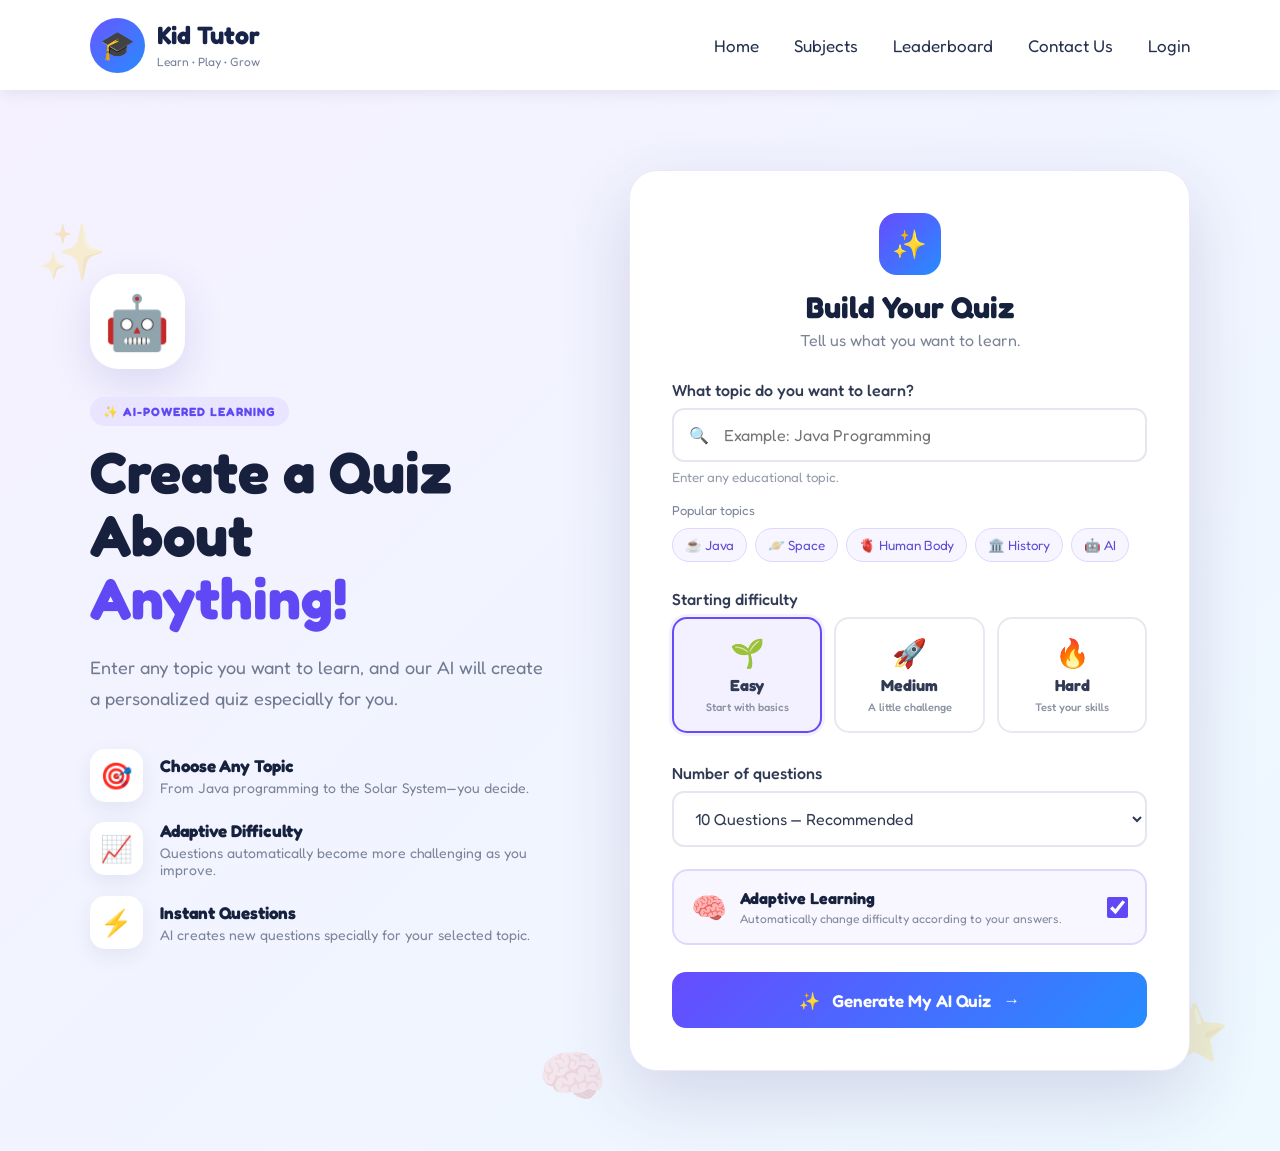
<file: adaptive-quiz.html>
<!DOCTYPE html>

<html lang="en">

<head>

    <meta charset="UTF-8">

    <meta
        name="viewport"
        content="width=device-width, initial-scale=1.0"
    >

    <title>
        Adaptive AI Quiz | Kid Tutor
    </title>

    <link
        rel="stylesheet"
        href="css/style.css"
    >

</head>


<body>


<!-- NAVBAR -->

<header class="navbar">


    <a
        href="index.html"
        class="logo"
    >

        <div class="logo-icon">

            🎓

        </div>


        <div>

            <h2>

                Kid Tutor

            </h2>


            <span>

                Learn • Play • Grow

            </span>

        </div>

    </a>


    <nav>


        <a href="index.html">

            Home

        </a>


        <a href="index.html#subjects">

            Subjects

        </a>


        <a href="leaderboard.html">

            Leaderboard

        </a>


        <a href="contact.html">

            Contact Us

        </a>


        <a href="login.html">

            Login

        </a>


    </nav>


</header>



<!-- ADAPTIVE QUIZ -->

<main class="adaptive-quiz-page">


    <section class="adaptive-quiz-container">


        <!-- QUIZ INFORMATION -->


        <div class="adaptive-header">


            <div>


                <div class="ai-live-label">

                    ✨ AI ADAPTIVE QUIZ

                </div>


                <h1 id="adaptiveTopic">

                    Loading Your Quiz...

                </h1>


                <p>

                    The difficulty changes according
                    to your performance.

                </p>


            </div>



            <!-- CURRENT LEVEL -->


            <div

                id="difficultyBadge"

                class="difficulty-badge easy-level"

            >


                <span id="difficultyIcon">

                    🌱

                </span>


                <div>


                    <small>

                        CURRENT LEVEL

                    </small>


                    <strong id="difficultyText">

                        EASY

                    </strong>


                </div>


            </div>


        </div>



        <!-- PROGRESS -->


        <div class="adaptive-progress-information">


            <span id="adaptiveQuestionNumber">

                Question 1 of 10

            </span>


            <span id="adaptiveScore">

                Score: 0

            </span>


        </div>


        <div class="adaptive-progress-container">


            <div

                id="adaptiveProgressBar"

                class="adaptive-progress-bar"

            >

            </div>


        </div>



        <!-- LOADING -->


        <section

            id="questionLoading"

            class="question-loading"

        >


            <div class="ai-loading-icon">

                🤖

            </div>


            <div class="loading-dots">


                <span></span>

                <span></span>

                <span></span>


            </div>


            <h2>

                AI is creating your question...

            </h2>


            <p>

                Preparing a personalized question
                for your topic and current level.

            </p>


        </section>



        <!-- ERROR -->


        <section

            id="quizError"

            class="quiz-error"

        >


            <div>

                ⚠️

            </div>


            <h2>

                We Could Not Generate a Question

            </h2>


            <p id="quizErrorMessage">

                Please try generating the question again.

            </p>


            <button

                id="retryQuestionButton"

                class="primary-button"

            >

                Try Again 🔄

            </button>


        </section>



        <!-- QUESTION -->


        <section

            id="adaptiveQuestionCard"

            class="adaptive-question-card"

        >


            <div class="question-level-row">


                <span id="questionDifficulty">

                    Easy Question

                </span>


                <span>

                    🤖 Generated by AI

                </span>


            </div>



            <h2 id="adaptiveQuestionText">

                Question appears here.

            </h2>



            <!-- OPTIONS -->


            <div

                id="adaptiveAnswerContainer"

                class="adaptive-answer-container"

            >

            </div>



            <!-- ANSWER FEEDBACK -->


            <div

                id="adaptiveFeedback"

                class="adaptive-feedback"

            >

            </div>



            <!-- NEXT -->


            <button

                id="adaptiveNextButton"

                class="adaptive-next-button"

                disabled

            >

                Next Question →

            </button>


        </section>



        <!-- RESULT -->


        <section

            id="adaptiveResult"

            class="adaptive-result"

        >


            <div class="adaptive-result-icon">

                🏆

            </div>


            <p class="quiz-label">

                AI Quiz Completed

            </p>


            <h2>

                Great Learning!

            </h2>


            <p id="adaptiveResultTopic">

                You completed your quiz.

            </p>



            <div class="adaptive-score-circle">


                <span id="adaptivePercentage">

                    0%

                </span>


            </div>



            <h3 id="adaptiveFinalScore">

                You scored 0 out of 10

            </h3>


            <p

                id="adaptiveResultMessage"

                class="adaptive-result-message"

            >

            </p>



            <div class="adaptive-result-details">


                <article>


                    <span>

                        🎯

                    </span>


                    <p>

                        Correct Answers

                    </p>


                    <strong id="correctAnswerTotal">

                        0

                    </strong>


                </article>



                <article>


                    <span>

                        📈

                    </span>


                    <p>

                        Highest Level

                    </p>


                    <strong id="highestLevel">

                        Easy

                    </strong>


                </article>



                <article>


                    <span>

                        📚

                    </span>


                    <p>

                        Topic

                    </p>


                    <strong id="resultTopicName">

                        Topic

                    </strong>


                </article>


            </div>



            <div class="result-buttons">


                <a

                    href="ai-quiz.html"

                    class="primary-button"

                >

                    Create Another Quiz ✨

                </a>


                <a

                    href="index.html"

                    class="secondary-button"

                >

                    Return Home 🏠

                </a>


            </div>


        </section>


    </section>


</main>



<script src="js/adaptive-quiz.js"></script>

<script src="js/navbar.js"></script>


</body>

</html>
</file>
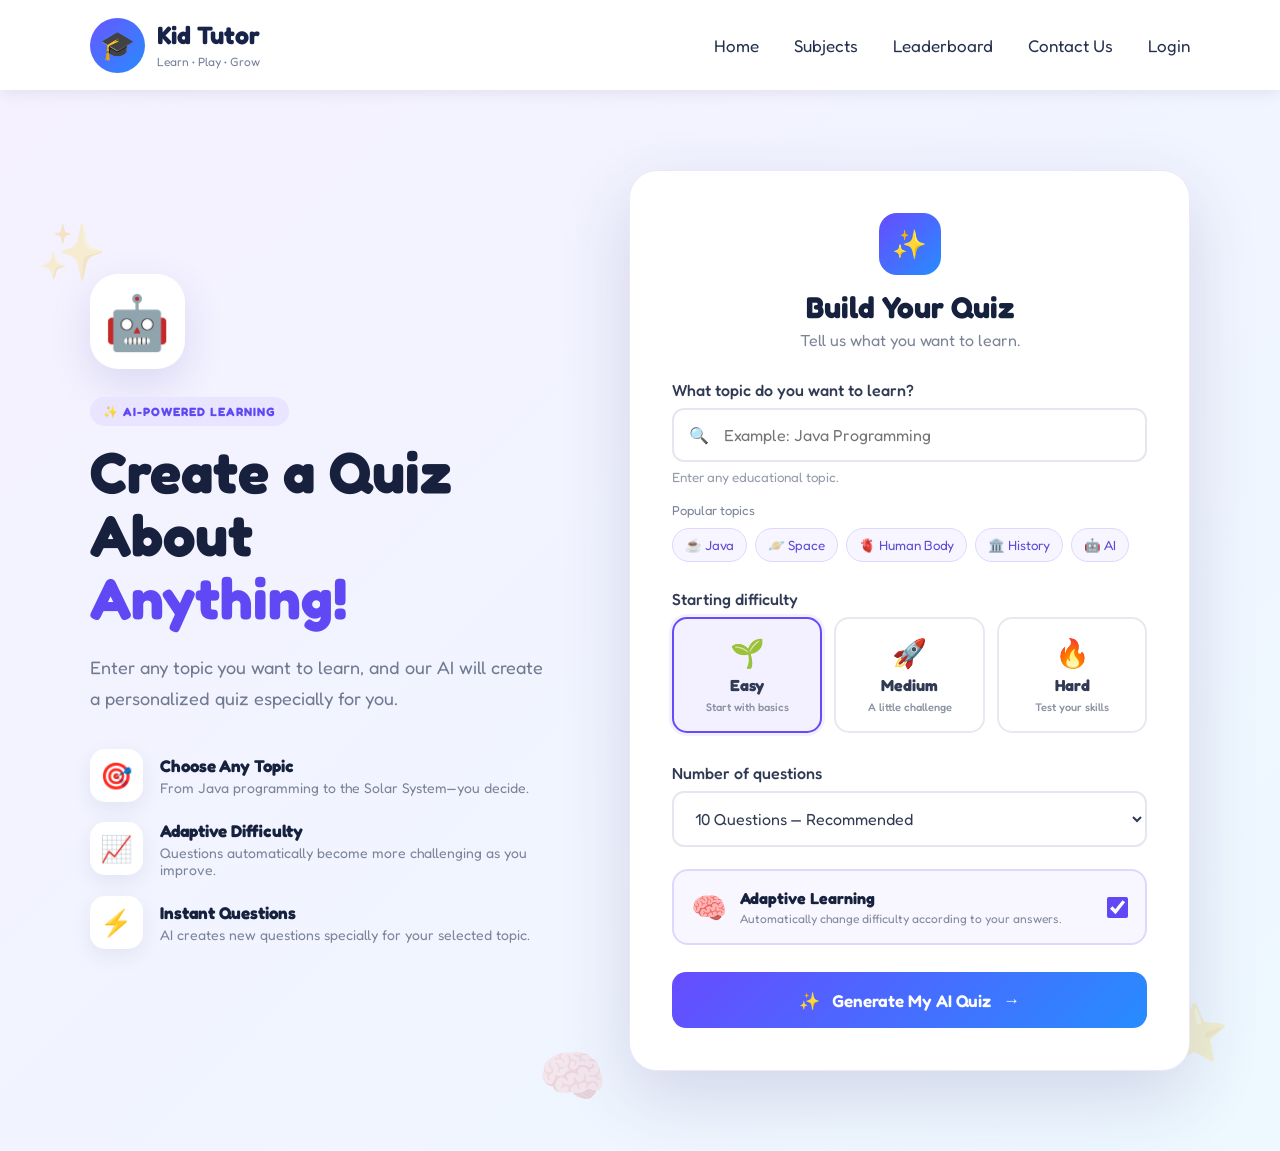
<file: ai-quiz.html>
<!DOCTYPE html>

<html lang="en">

<head>

    <meta charset="UTF-8">

    <meta
        name="viewport"
        content="width=device-width, initial-scale=1.0"
    >

    <title>
        Create AI Quiz | Kid Tutor
    </title>

    <link
        rel="stylesheet"
        href="css/style.css"
    >

</head>


<body>


<!-- ========================= -->
<!-- NAVBAR -->
<!-- ========================= -->


<header class="navbar">


    <a
        href="index.html"
        class="logo"
    >


        <div class="logo-icon">

            🎓

        </div>


        <div>

            <h2>

                Kid Tutor

            </h2>


            <span>

                Learn • Play • Grow

            </span>

        </div>


    </a>


    <nav>


        <a href="index.html">

            Home

        </a>


        <a href="index.html#subjects">

            Subjects

        </a>


        <a href="leaderboard.html">

            Leaderboard

        </a>


        <a href="contact.html">

            Contact Us

        </a>


        <a href="login.html">

            Login

        </a>


    </nav>


</header>



<!-- ========================= -->
<!-- AI QUIZ SETUP -->
<!-- ========================= -->


<main class="ai-setup-page">


    <!-- DECORATIONS -->


    <div class="ai-decoration decoration-one">

        ✨

    </div>


    <div class="ai-decoration decoration-two">

        ⭐

    </div>


    <div class="ai-decoration decoration-three">

        🧠

    </div>



    <section class="ai-setup-container">


        <!-- LEFT INFORMATION -->


        <div class="ai-information">


            <div class="ai-main-icon">

                🤖

            </div>


            <div class="ai-powered-label">

                ✨ AI-POWERED LEARNING

            </div>


            <h1>

                Create a Quiz About

                <span>

                    Anything!

                </span>

            </h1>


            <p>

                Enter any topic you want to learn,
                and our AI will create a personalized
                quiz especially for you.

            </p>



            <!-- FEATURE 1 -->


            <article class="ai-feature">


                <div>

                    🎯

                </div>


                <section>

                    <h3>

                        Choose Any Topic

                    </h3>


                    <p>

                        From Java programming to
                        the Solar System—you decide.

                    </p>

                </section>


            </article>



            <!-- FEATURE 2 -->


            <article class="ai-feature">


                <div>

                    📈

                </div>


                <section>

                    <h3>

                        Adaptive Difficulty

                    </h3>


                    <p>

                        Questions automatically become
                        more challenging as you improve.

                    </p>

                </section>


            </article>



            <!-- FEATURE 3 -->


            <article class="ai-feature">


                <div>

                    ⚡

                </div>


                <section>

                    <h3>

                        Instant Questions

                    </h3>


                    <p>

                        AI creates new questions
                        specially for your selected topic.

                    </p>

                </section>


            </article>


        </div>



        <!-- AI QUIZ FORM -->


        <div class="ai-form-card">


            <div class="ai-form-heading">


                <div>

                    ✨

                </div>


                <h2>

                    Build Your Quiz

                </h2>


                <p>

                    Tell us what you want to learn.

                </p>


            </div>



            <form id="aiQuizForm">


                <!-- TOPIC -->


                <div class="form-group">


                    <label for="quizTopic">

                        What topic do you want
                        to learn?

                    </label>


                    <div class="topic-input-container">


                        <span>

                            🔍

                        </span>


                        <input

                            id="quizTopic"

                            type="text"

                            placeholder="Example: Java Programming"

                            minlength="2"

                            maxlength="80"

                            autocomplete="off"

                            required

                        >


                    </div>


                    <small>

                        Enter any educational topic.

                    </small>


                </div>



                <!-- TOPIC SUGGESTIONS -->


                <div class="topic-suggestions">


                    <p>

                        Popular topics

                    </p>


                    <div>


                        <button

                            type="button"

                            class="topic-chip"

                            data-topic="Java Programming"

                        >

                            ☕ Java

                        </button>


                        <button

                            type="button"

                            class="topic-chip"

                            data-topic="Solar System"

                        >

                            🪐 Space

                        </button>


                        <button

                            type="button"

                            class="topic-chip"

                            data-topic="Human Body"

                        >

                            🫀 Human Body

                        </button>


                        <button

                            type="button"

                            class="topic-chip"

                            data-topic="Indian History"

                        >

                            🏛️ History

                        </button>


                        <button

                            type="button"

                            class="topic-chip"

                            data-topic="Artificial Intelligence"

                        >

                            🤖 AI

                        </button>


                    </div>


                </div>



                <!-- DIFFICULTY -->


                <div class="form-group">


                    <label>

                        Starting difficulty

                    </label>


                    <div class="difficulty-options">


                        <!-- EASY -->


                        <label class="difficulty-card">


                            <input

                                type="radio"

                                name="difficulty"

                                value="easy"

                                checked

                            >


                            <div>


                                <span>

                                    🌱

                                </span>


                                <h3>

                                    Easy

                                </h3>


                                <p>

                                    Start with basics

                                </p>


                            </div>


                        </label>



                        <!-- MEDIUM -->


                        <label class="difficulty-card">


                            <input

                                type="radio"

                                name="difficulty"

                                value="medium"

                            >


                            <div>


                                <span>

                                    🚀

                                </span>


                                <h3>

                                    Medium

                                </h3>


                                <p>

                                    A little challenge

                                </p>


                            </div>


                        </label>



                        <!-- HARD -->


                        <label class="difficulty-card">


                            <input

                                type="radio"

                                name="difficulty"

                                value="hard"

                            >


                            <div>


                                <span>

                                    🔥

                                </span>


                                <h3>

                                    Hard

                                </h3>


                                <p>

                                    Test your skills

                                </p>


                            </div>


                        </label>


                    </div>


                </div>



                <!-- NUMBER OF QUESTIONS -->


                <div class="form-group">


                    <label for="questionAmount">

                        Number of questions

                    </label>


                    <select id="questionAmount">


                        <option value="5">

                            5 Questions — Quick Quiz

                        </option>


                        <option

                            value="10"

                            selected

                        >

                            10 Questions — Recommended

                        </option>


                        <option value="15">

                            15 Questions — Challenge

                        </option>


                    </select>


                </div>



                <!-- ADAPTIVE MODE -->


                <label class="adaptive-option">


                    <div>


                        <span>

                            🧠

                        </span>


                        <section>


                            <h3>

                                Adaptive Learning

                            </h3>


                            <p>

                                Automatically change difficulty
                                according to your answers.

                            </p>


                        </section>


                    </div>


                    <input

                        id="adaptiveMode"

                        type="checkbox"

                        checked

                    >


                </label>



                <!-- SUBMIT -->


                <button

                    type="submit"

                    class="generate-quiz-button"

                >


                    <span>

                        ✨

                    </span>


                    Generate My AI Quiz


                    <span>

                        →

                    </span>


                </button>


            </form>



            <!-- MESSAGE -->


            <div

                id="aiFormMessage"

                class="form-message"

            >

            </div>


        </div>


    </section>


</main>



<script src="js/ai-topic.js"></script>

<script src="js/navbar.js"></script>


</body>

</html>
</file>
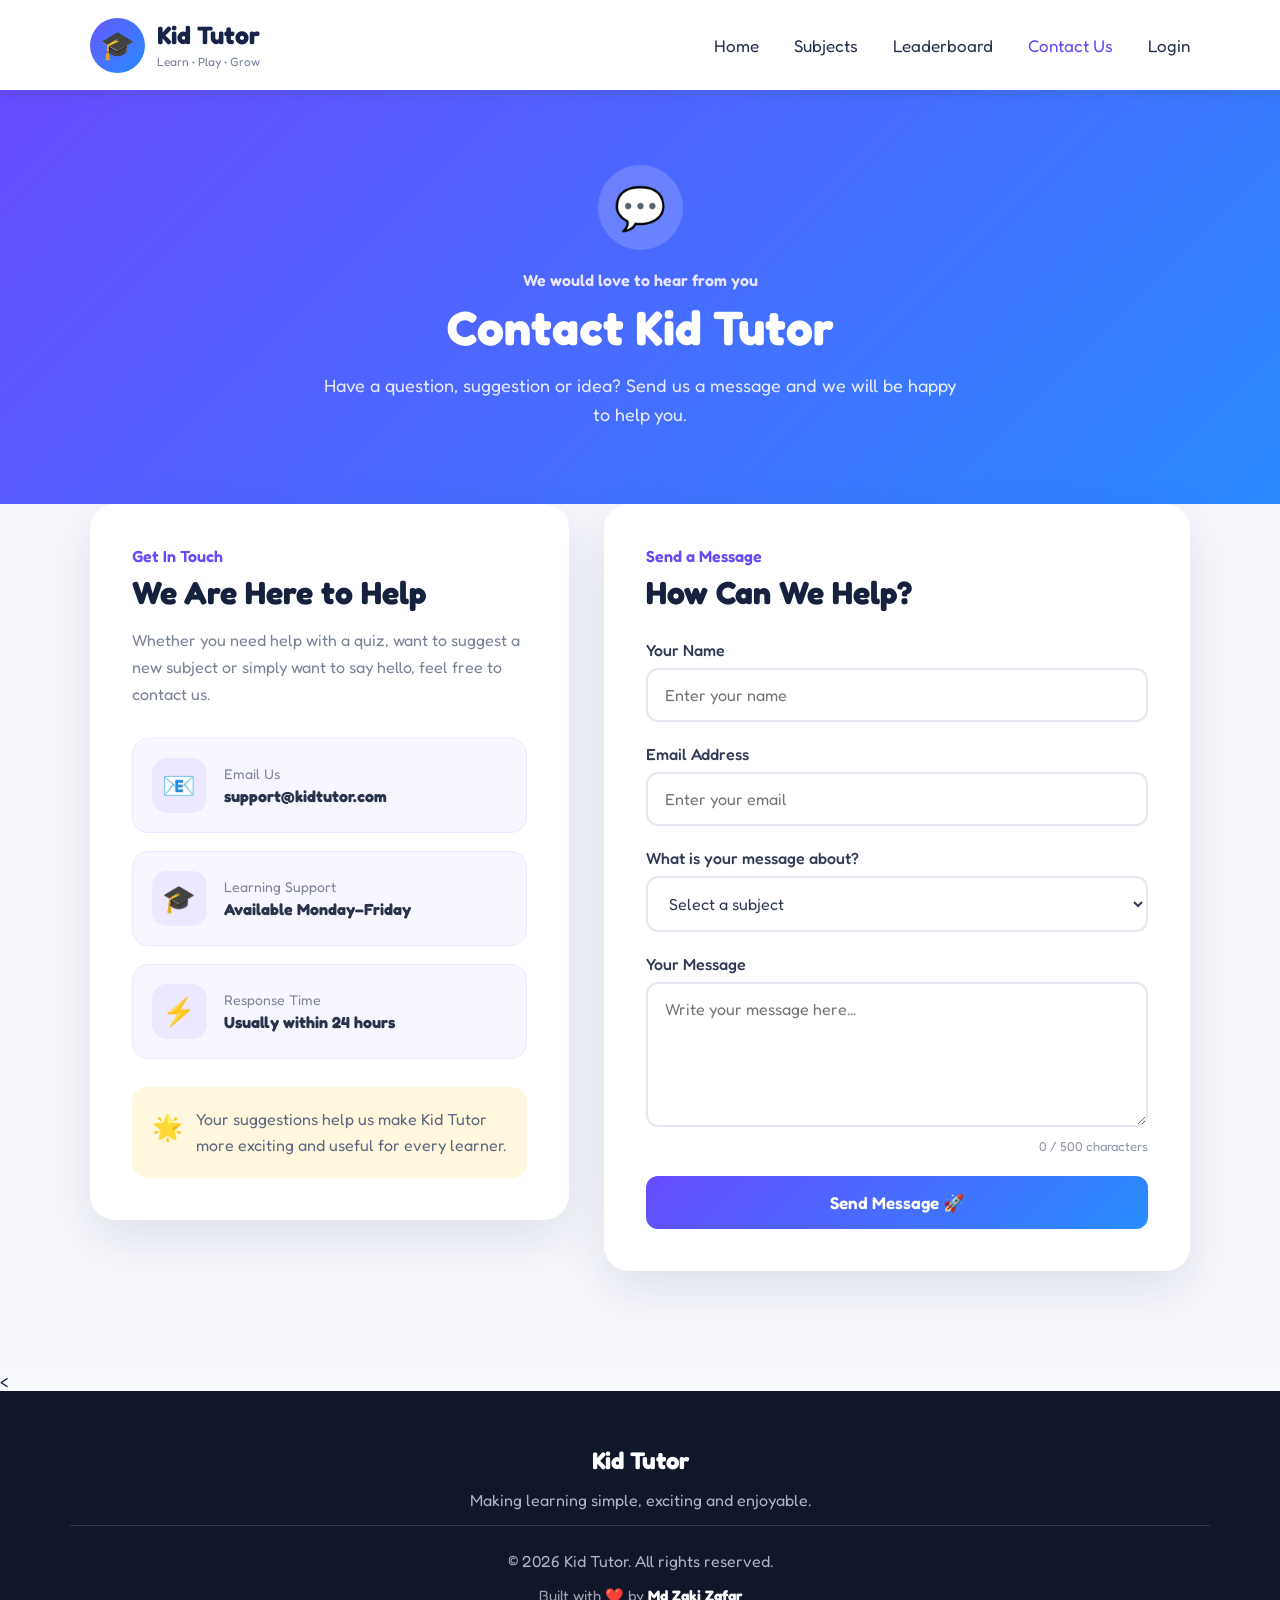
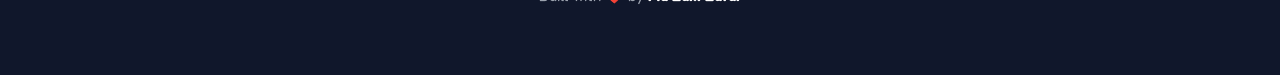
<file: contact.html>
<!DOCTYPE html>
<html lang="en">

<head>

    <meta charset="UTF-8">

    <meta
        name="viewport"
        content="width=device-width, initial-scale=1.0"
    >

    <title>Contact Us | Kid Tutor</title>

    <link
        rel="stylesheet"
        href="css/style.css"
    >

</head>


<body>


<!-- ================================= -->
<!-- NAVBAR -->
<!-- ================================= -->

<header class="navbar">

    <a
        href="index.html"
        class="logo"
    >

        <div class="logo-icon">

            🎓

        </div>


        <div>

            <h2>

                Kid Tutor

            </h2>

            <span>

                Learn • Play • Grow

            </span>

        </div>

    </a>


    <nav>

        <a href="index.html">

            Home

        </a>


        <a href="index.html#subjects">

            Subjects

        </a>


        <a href="leaderboard.html">

            Leaderboard

        </a>


        <a
            href="contact.html"
            class="active"
        >

            Contact Us

        </a>


        <a href="login.html">

            Login

        </a>

    </nav>

</header>


<!-- ================================= -->
<!-- CONTACT HERO -->
<!-- ================================= -->

<section class="contact-hero">


    <div class="contact-hero-content">


        <div class="contact-hero-icon">

            💬

        </div>


        <p>

            We would love to hear from you

        </p>


        <h1>

            Contact Kid Tutor

        </h1>


        <span>

            Have a question, suggestion or idea?

            Send us a message and we will be happy

            to help you.

        </span>


    </div>


</section>


<!-- ================================= -->
<!-- CONTACT PAGE -->
<!-- ================================= -->

<main class="contact-page">


    <section class="contact-container">


        <!-- ================================= -->
        <!-- LEFT INFORMATION -->
        <!-- ================================= -->

        <div class="contact-information">


            <p class="quiz-label">

                Get In Touch

            </p>


            <h2>

                We Are Here to Help

            </h2>


            <p class="contact-introduction">

                Whether you need help with a quiz,

                want to suggest a new subject or

                simply want to say hello, feel free

                to contact us.

            </p>


            <!-- EMAIL -->

            <article class="contact-info-card">


                <div class="contact-info-icon">

                    📧

                </div>


                <div>

                    <p>

                        Email Us

                    </p>


                    <h3>

                        support@kidtutor.com

                    </h3>

                </div>


            </article>


            <!-- SUPPORT -->

            <article class="contact-info-card">


                <div class="contact-info-icon">

                    🎓

                </div>


                <div>

                    <p>

                        Learning Support

                    </p>


                    <h3>

                        Available Monday–Friday

                    </h3>

                </div>


            </article>


            <!-- RESPONSE TIME -->

            <article class="contact-info-card">


                <div class="contact-info-icon">

                    ⚡

                </div>


                <div>

                    <p>

                        Response Time

                    </p>


                    <h3>

                        Usually within 24 hours

                    </h3>

                </div>


            </article>


            <!-- INFORMATION MESSAGE -->

            <div class="contact-note">


                <span>

                    🌟

                </span>


                <p>

                    Your suggestions help us make

                    Kid Tutor more exciting and

                    useful for every learner.

                </p>


            </div>


        </div>


        <!-- ================================= -->
        <!-- CONTACT FORM -->
        <!-- ================================= -->

        <div class="contact-form-card">


            <p class="quiz-label">

                Send a Message

            </p>


            <h2>

                How Can We Help?

            </h2>


            <!-- ONLY ONE CONTACT FORM -->

            <form id="contactForm">


                <!-- WEB3FORMS ACCESS KEY -->

                <input
                    type="hidden"
                    name="access_key"
                    value="30a05464-2226-45ab-a39b-f6fcdd563ccd"
                >


                <!-- EMAIL SUBJECT -->

                <input
                    type="hidden"
                    name="subject"
                    value="New Message from Kid Tutor"
                >


                <!-- WEBSITE NAME -->

                <input
                    type="hidden"
                    name="from_name"
                    value="Kid Tutor Website"
                >


                <!-- SPAM PROTECTION -->

                <input
                    type="checkbox"
                    name="botcheck"
                    style="display: none;"
                >


                <!-- NAME -->

                <div class="form-group">


                    <label for="contactName">

                        Your Name

                    </label>


                    <input

                        id="contactName"

                        name="name"

                        type="text"

                        placeholder="Enter your name"

                        required

                    >


                </div>


                <!-- EMAIL -->

                <div class="form-group">


                    <label for="contactEmail">

                        Email Address

                    </label>


                    <input

                        id="contactEmail"

                        name="email"

                        type="email"

                        placeholder="Enter your email"

                        required

                    >


                </div>


                <!-- SUBJECT -->

                <div class="form-group">


                    <label for="contactSubject">

                        What is your message about?

                    </label>


                    <select

                        id="contactSubject"

                        name="message_subject"

                        required

                    >


                        <option value="">

                            Select a subject

                        </option>


                        <option value="Quiz Help">

                            Quiz Help

                        </option>


                        <option value="New Subject">

                            Suggest a New Subject

                        </option>


                        <option value="Technical Problem">

                            Technical Problem

                        </option>


                        <option value="Feedback">

                            Feedback

                        </option>


                        <option value="Other">

                            Other

                        </option>


                    </select>


                </div>


                <!-- MESSAGE -->

                <div class="form-group">


                    <label for="contactMessage">

                        Your Message

                    </label>


                    <textarea

                        id="contactMessage"

                        name="message"

                        placeholder="Write your message here..."

                        maxlength="500"

                        required

                    ></textarea>


                    <!-- CHARACTER COUNTER -->

                    <div class="character-count">


                        <span id="characterNumber">

                            0

                        </span>

                        / 500 characters


                    </div>


                </div>


                <!-- SUBMIT BUTTON -->

                <button

                    type="submit"

                    id="contactSubmitButton"

                    class="auth-button"

                >

                    Send Message 🚀

                </button>


                <!-- SUCCESS OR ERROR MESSAGE -->

                <div

                    id="contactResult"

                    class="form-message"

                >

                </div>


            </form>


        </div>


    </section>


</main>


<!-- ================================= -->
<!-- FOOTER -->
<!-- ================================= -->

<<footer>

    <h2>Kid Tutor</h2>

    <p class="footer-text">
        Making learning simple, exciting and enjoyable.
    </p>

<!--    <div class="footer-links">-->
<!--        <a href="index.html">Home</a>-->
<!--        <a href="leaderboard.html">Leaderboard</a>-->
<!--        <a href="contact.html">Contact</a>-->
<!--    </div>-->

    <p class="copyright">
        © 2026 Kid Tutor. All rights reserved.
    </p>

    <p class="developer">
        Built with ❤️ by <strong>Md Zaki Zafar</strong>
    </p>

</footer>


<!-- ================================= -->
<!-- JAVASCRIPT -->
<!-- ================================= -->

<script src="js/navbar.js"></script>

<script src="js/contact.js"></script>


</body>

</html>
</file>
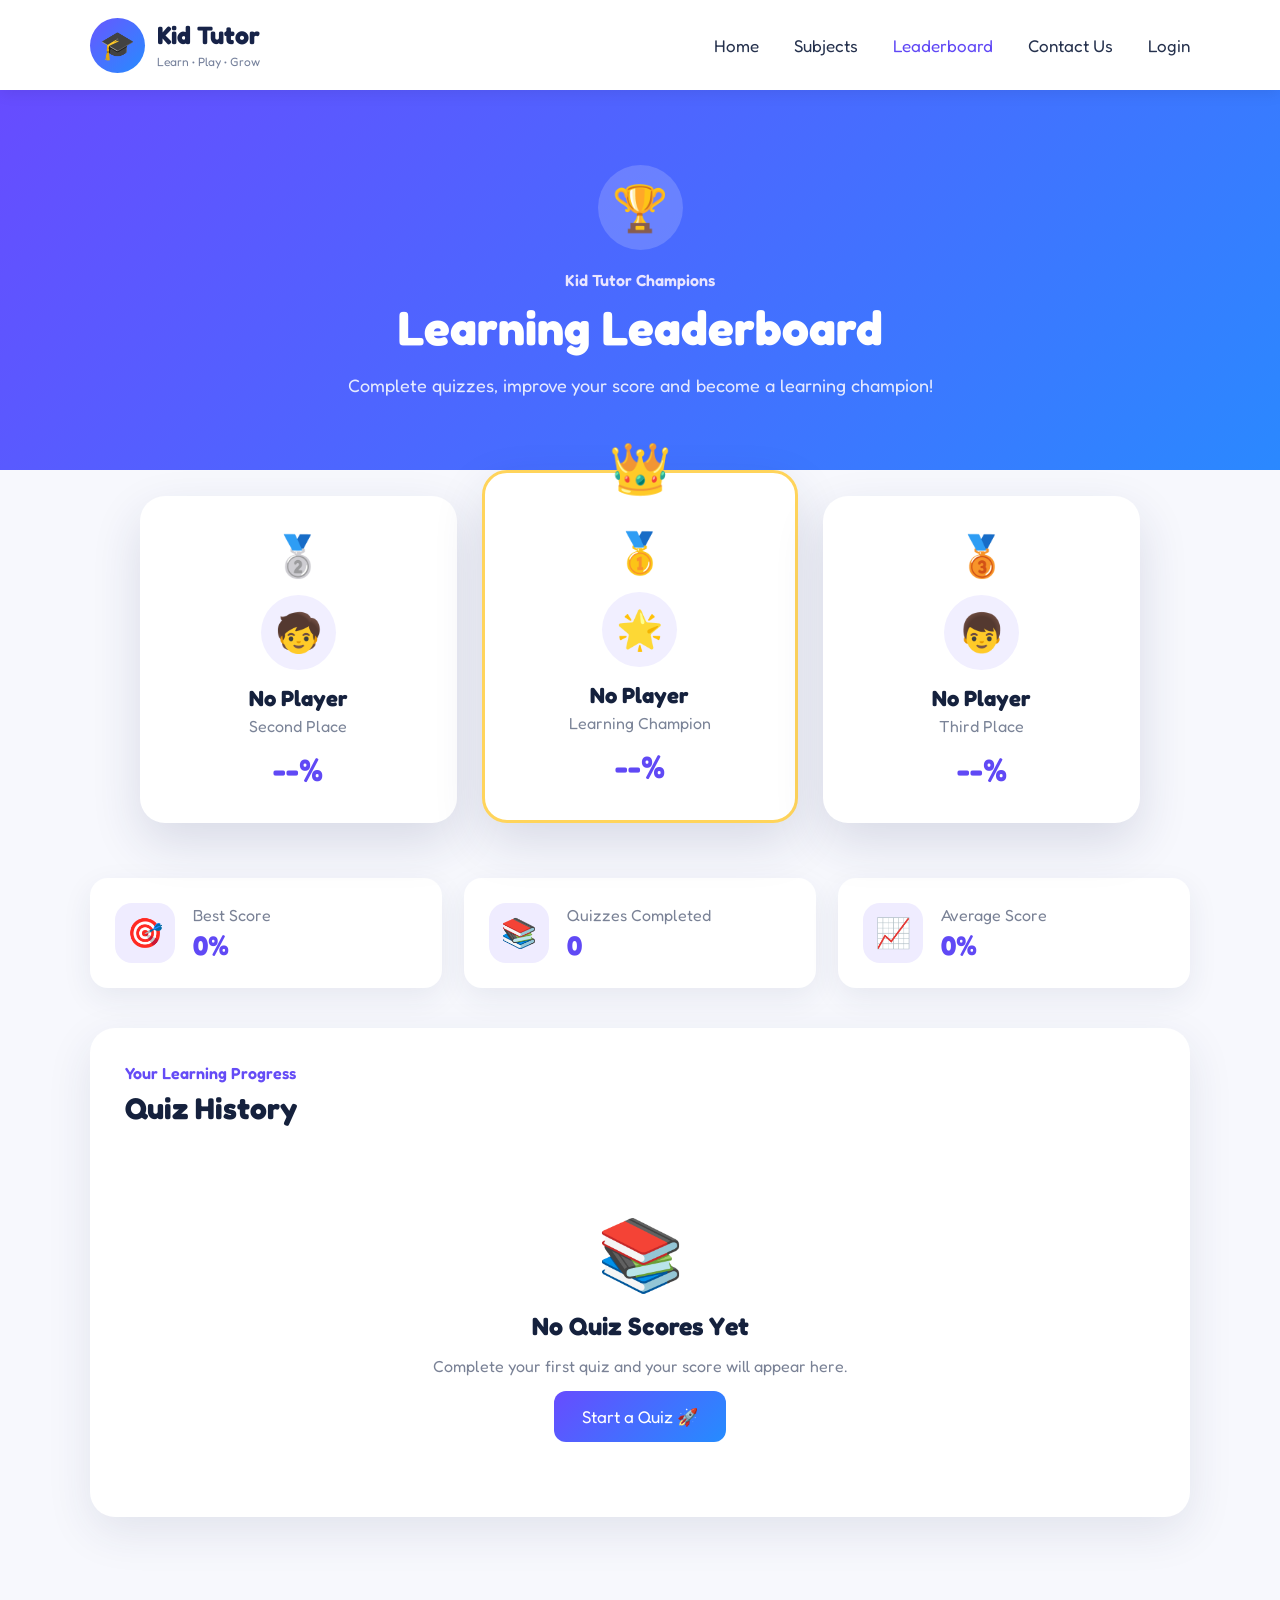
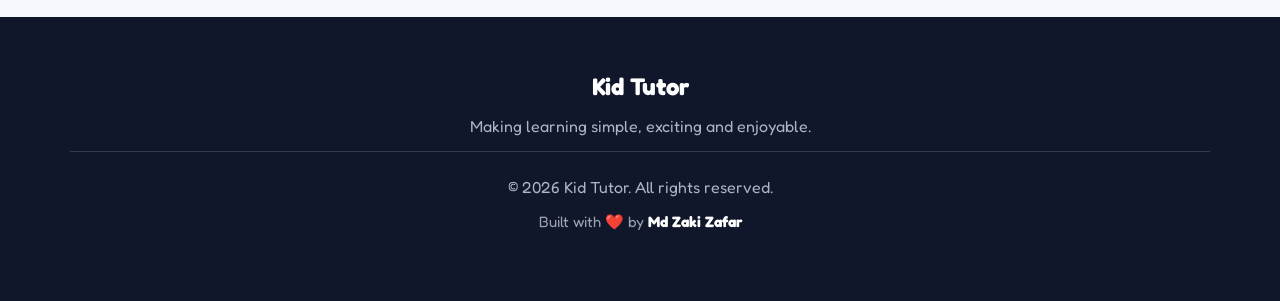
<file: leaderboard.html>
<!DOCTYPE html>
<html lang="en">

<head>

    <meta charset="UTF-8">

    <meta
        name="viewport"
        content="width=device-width, initial-scale=1.0"
    >

    <title>Leaderboard | Kid Tutor</title>

    <link
        rel="stylesheet"
        href="css/style.css"
    >

</head>


<body>


<!-- NAVBAR -->

<header class="navbar">


    <a
        href="index.html"
        class="logo"
    >

        <div class="logo-icon">

            🎓

        </div>


        <div>

            <h2>
                Kid Tutor
            </h2>

            <span>
                Learn • Play • Grow
            </span>

        </div>

    </a>


    <nav>

        <a href="index.html">

            Home

        </a>


        <a href="index.html#subjects">

            Subjects

        </a>


        <a
            href="leaderboard.html"
            class="active"
        >

            Leaderboard

        </a>


        <a href="contact.html">

            Contact Us

        </a>


        <a href="login.html">

            Login

        </a>

    </nav>


</header>



<!-- LEADERBOARD HERO -->

<section class="leaderboard-hero">


    <div class="leaderboard-heading">


        <div class="trophy-icon">

            🏆

        </div>


        <p>

            Kid Tutor Champions

        </p>


        <h1>

            Learning Leaderboard

        </h1>


        <span>

            Complete quizzes, improve your
            score and become a learning champion!

        </span>


    </div>


</section>



<!-- LEADERBOARD CONTENT -->

<main class="leaderboard-page">


    <!-- TOP PLAYER CARDS -->

    <section class="top-player-container">


        <!-- SECOND -->

        <article class="top-player-card second-place">


            <div class="rank-medal">

                🥈

            </div>


            <div class="player-avatar">

                🧒

            </div>


            <h3 id="secondName">

                No Player

            </h3>


            <p>

                Second Place

            </p>


            <strong id="secondScore">

                --%

            </strong>


        </article>



        <!-- FIRST -->

        <article class="top-player-card first-place">


            <div class="crown">

                👑

            </div>


            <div class="rank-medal">

                🥇

            </div>


            <div class="player-avatar">

                🌟

            </div>


            <h3 id="firstName">

                No Player

            </h3>


            <p>

                Learning Champion

            </p>


            <strong id="firstScore">

                --%

            </strong>


        </article>



        <!-- THIRD -->

        <article class="top-player-card third-place">


            <div class="rank-medal">

                🥉

            </div>


            <div class="player-avatar">

                👦

            </div>


            <h3 id="thirdName">

                No Player

            </h3>


            <p>

                Third Place

            </p>


            <strong id="thirdScore">

                --%

            </strong>


        </article>


    </section>



    <!-- PLAYER STATISTICS -->

    <section class="statistics-container">


        <article class="stat-card">


            <div class="stat-icon">

                🎯

            </div>


            <div>

                <p>

                    Best Score

                </p>


                <h3 id="bestScore">

                    0%

                </h3>

            </div>


        </article>



        <article class="stat-card">


            <div class="stat-icon">

                📚

            </div>


            <div>

                <p>

                    Quizzes Completed

                </p>


                <h3 id="totalQuizzes">

                    0

                </h3>

            </div>


        </article>



        <article class="stat-card">


            <div class="stat-icon">

                📈

            </div>


            <div>

                <p>

                    Average Score

                </p>


                <h3 id="averageScore">

                    0%

                </h3>

            </div>


        </article>


    </section>



    <!-- QUIZ HISTORY -->

    <section class="history-card">


        <div class="history-heading">


            <div>


                <p class="quiz-label">

                    Your Learning Progress

                </p>


                <h2>

                    Quiz History

                </h2>


            </div>


            <button

                id="clearHistory"

                class="clear-history-button"

            >

                Clear History

            </button>


        </div>



        <div class="table-container">


            <table>


                <thead>


                    <tr>


                        <th>

                            Rank

                        </th>


                        <th>

                            Student

                        </th>


                        <th>

                            Subject

                        </th>


                        <th>

                            Score

                        </th>


                        <th>

                            Percentage

                        </th>


                        <th>

                            Date

                        </th>


                    </tr>


                </thead>


                <tbody id="leaderboardBody">


                    <!-- JavaScript adds results -->


                </tbody>


            </table>


        </div>



        <!-- EMPTY MESSAGE -->

        <div

            id="emptyLeaderboard"

            class="empty-leaderboard"

        >


            <div>

                📚

            </div>


            <h3>

                No Quiz Scores Yet

            </h3>


            <p>

                Complete your first quiz and
                your score will appear here.

            </p>


            <a

                href="index.html#subjects"

                class="primary-button"

            >

                Start a Quiz 🚀

            </a>


        </div>


    </section>


</main>



<!-- FOOTER -->

<footer>

    <h2>Kid Tutor</h2>

    <p class="footer-text">
        Making learning simple, exciting and enjoyable.
    </p>

<!--    <div class="footer-links">-->
<!--        <a href="index.html">Home</a>-->
<!--        <a href="leaderboard.html">Leaderboard</a>-->
<!--        <a href="contact.html">Contact</a>-->
<!--    </div>-->

    <p class="copyright">
        © 2026 Kid Tutor. All rights reserved.
    </p>

    <p class="developer">
        Built with ❤️ by <strong>Md Zaki Zafar</strong>
    </p>

</footer>
<script src="js/leaderboard.js"></script>

<script src="js/leaderboard.js"></script>

<script src="js/navbar.js"></script>

</body>
</html>
</file>
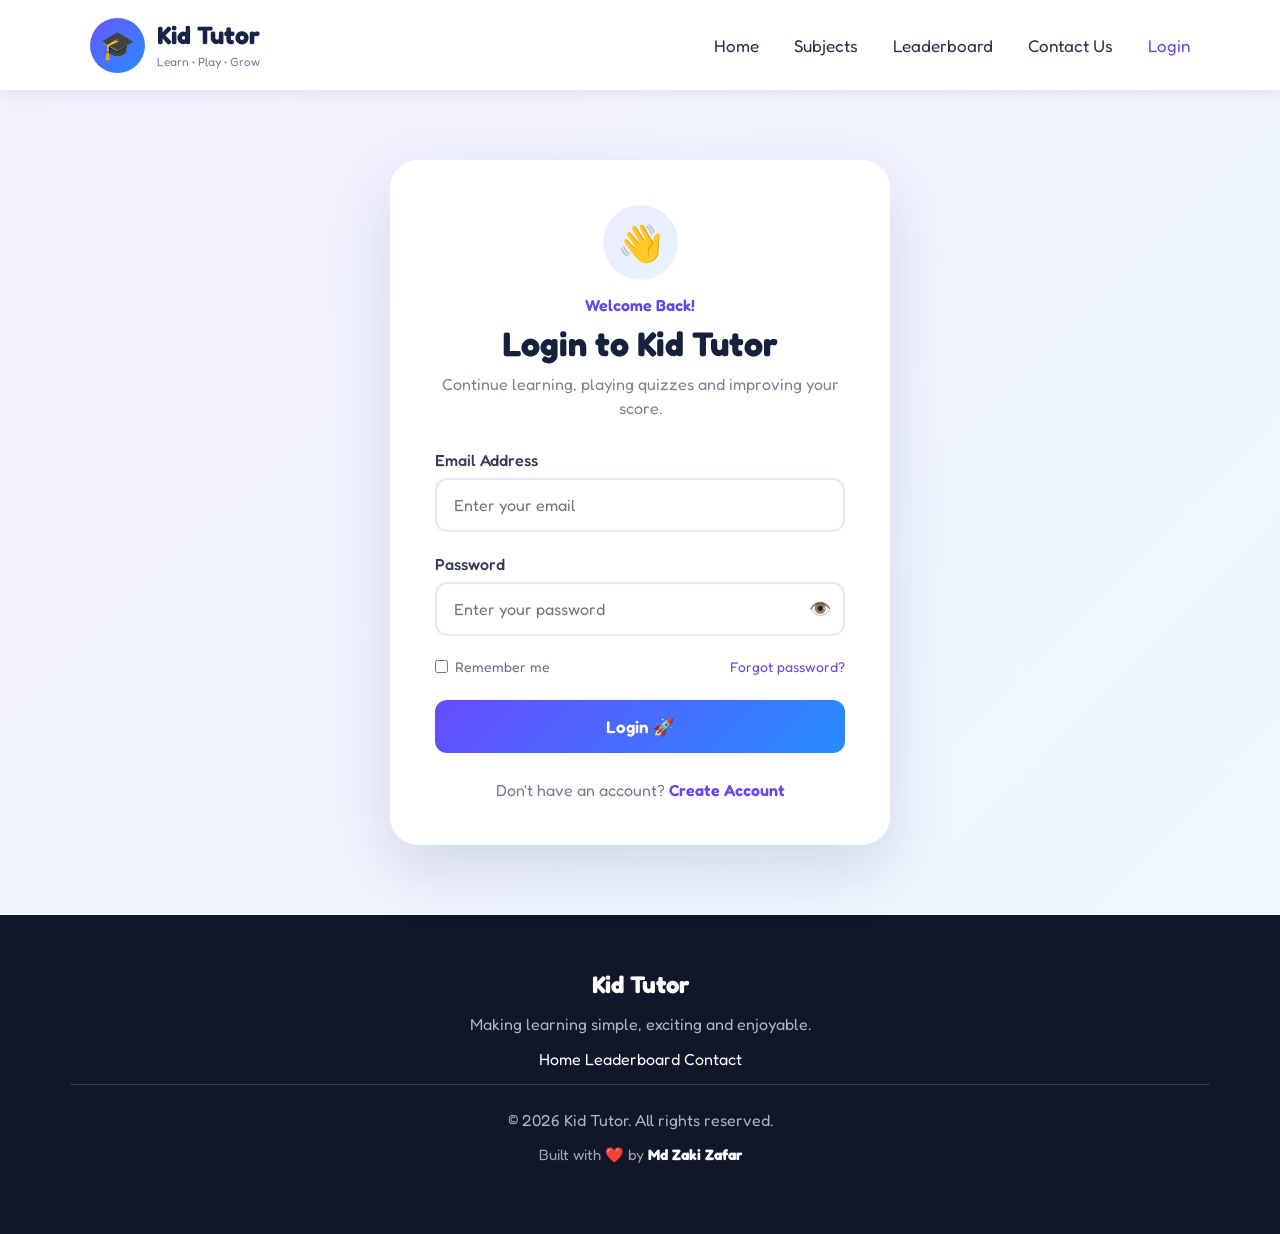
<file: login.html>
<!DOCTYPE html>
<html lang="en">

<head>
    <meta charset="UTF-8">

    <meta
        name="viewport"
        content="width=device-width, initial-scale=1.0"
    >

    <title>Login | Kid Tutor</title>

    <link
        rel="stylesheet"
        href="css/style.css"
    >
</head>

<body>

    <!-- NAVBAR -->

    <header class="navbar">

        <a
            href="index.html"
            class="logo"
        >

            <div class="logo-icon">
                🎓
            </div>

            <div>
                <h2>Kid Tutor</h2>

                <span>
                    Learn • Play • Grow
                </span>
            </div>

        </a>


        <nav>

            <a href="index.html">
                Home
            </a>

            <a href="index.html#subjects">
                Subjects
            </a>

            <a href="leaderboard.html">
                Leaderboard
            </a>

            <a href="contact.html">
                Contact Us
            </a>

            <a
                href="login.html"
                class="active"
            >
                Login
            </a>

        </nav>

    </header>


    <!-- LOGIN SECTION -->

    <main class="auth-page">

        <section class="auth-card">


            <div class="auth-icon">
                👋
            </div>


            <p class="auth-small-heading">

                Welcome Back!

            </p>


            <h1>

                Login to Kid Tutor

            </h1>


            <p class="auth-description">

                Continue learning,
                playing quizzes and
                improving your score.

            </p>


            <form id="loginForm">


                <div class="form-group">

                    <label for="loginEmail">

                        Email Address

                    </label>


                    <input

                        id="loginEmail"

                        type="email"

                        placeholder="Enter your email"

                        required

                    >

                </div>


                <div class="form-group">

                    <label for="loginPassword">

                        Password

                    </label>


                    <div class="password-container">


                        <input

                            id="loginPassword"

                            type="password"

                            placeholder="Enter your password"

                            required

                        >


                        <button

                            type="button"

                            class="password-button"

                            id="showPassword"

                        >

                            👁️

                        </button>


                    </div>

                </div>


                <div class="form-options">


                    <label class="remember-me">

                        <input
                            type="checkbox"
                            id="rememberMe"
                        >

                        Remember me

                    </label>


                    <a href="#">

                        Forgot password?

                    </a>


                </div>


                <button

                    type="submit"

                    class="auth-button"

                >

                    Login 🚀

                </button>


            </form>


            <div

                id="loginMessage"

                class="form-message"

            >

            </div>


            <p class="auth-switch">

                Don't have an account?

                <a href="register.html">

                    Create Account

                </a>

            </p>


        </section>

    </main>


    <!-- FOOTER -->

   <footer>

    <h2>Kid Tutor</h2>

    <p class="footer-text">
        Making learning simple, exciting and enjoyable.
    </p>

    <div class="footer-links">
        <a href="index.html">Home</a>
        <a href="leaderboard.html">Leaderboard</a>
        <a href="contact.html">Contact</a>
    </div>

    <p class="copyright">
        © 2026 Kid Tutor. All rights reserved.
    </p>

    <p class="developer">
        Built with ❤️ by <strong>Md Zaki Zafar</strong>
    </p>

</footer>

    <script src="js/auth.js"></script>
    <script src="js/auth.js"></script>

<script src="js/navbar.js"></script>

</body>

</body>

</html>
</file>
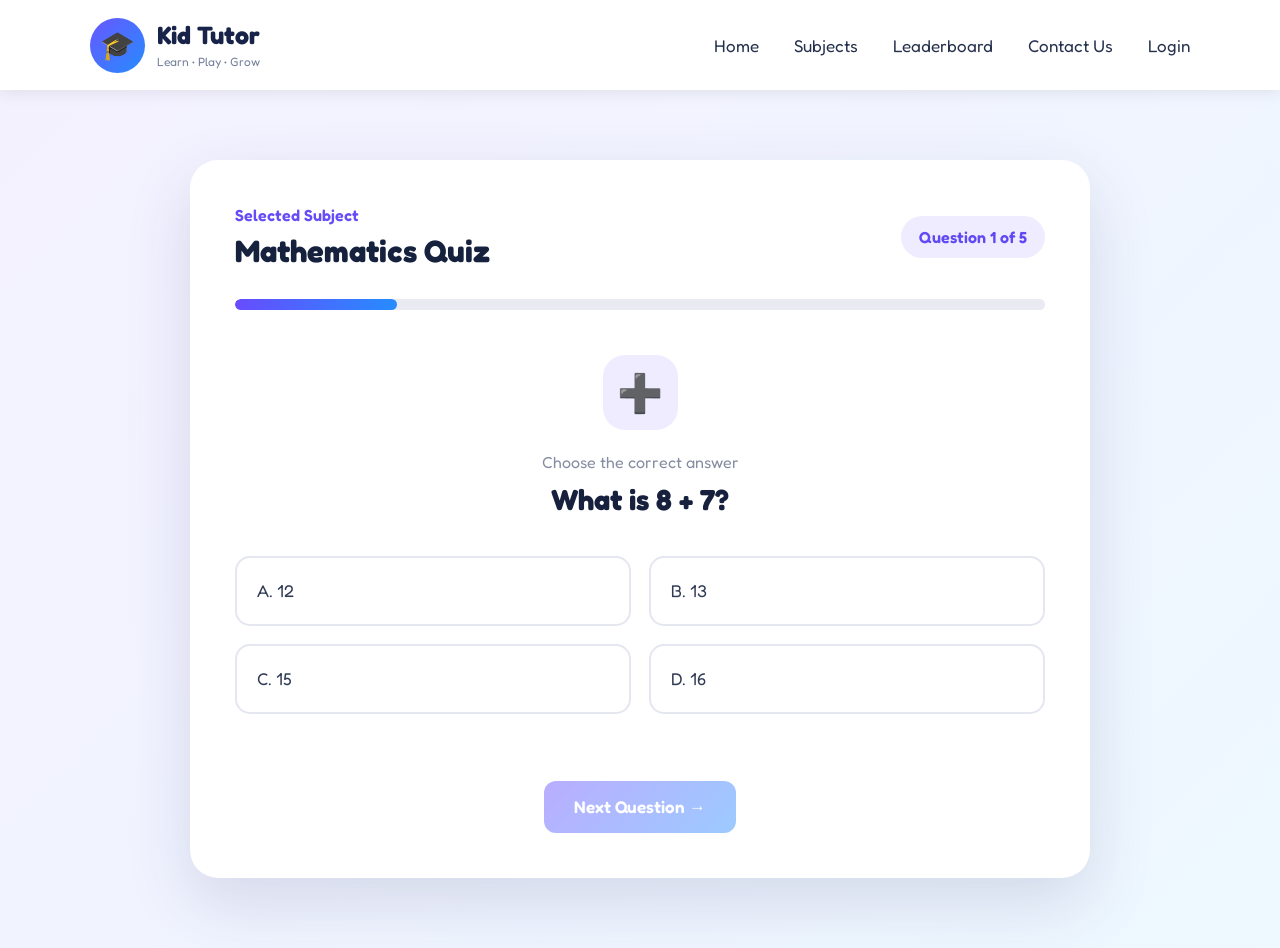
<file: quiz.html>
<!DOCTYPE html>
<html lang="en">

<head>

    <meta charset="UTF-8">

    <meta
        name="viewport"
        content="width=device-width, initial-scale=1.0"
    >

    <title>Quiz | Kid Tutor</title>

    <link
        rel="stylesheet"
        href="css/style.css"
    >

</head>


<body>


<!-- NAVBAR -->

<header class="navbar">


    <a
        href="index.html"
        class="logo"
    >

        <div class="logo-icon">

            🎓

        </div>


        <div>

            <h2>

                Kid Tutor

            </h2>

            <span>

                Learn • Play • Grow

            </span>

        </div>

    </a>


    <nav>

        <a href="index.html">

            Home

        </a>


        <a href="index.html#subjects">

            Subjects

        </a>


        <a href="leaderboard.html">

            Leaderboard

        </a>


        <a href="contact.html">

            Contact Us

        </a>


        <a href="login.html">

            Login

        </a>

    </nav>


</header>


<!-- QUIZ PAGE -->

<main class="quiz-page">


    <section class="quiz-container">


        <!-- QUIZ HEADER -->

        <div class="quiz-top">


            <div>


                <p class="quiz-label">

                    Selected Subject

                </p>


                <h1 id="subjectName">

                    Mathematics Quiz

                </h1>


            </div>


            <div

                class="question-counter"

                id="questionCounter"

            >

                Question 1 of 5

            </div>


        </div>


        <!-- PROGRESS BAR -->

        <div class="progress-container">


            <div

                class="progress-bar"

                id="progressBar"

            >

            </div>


        </div>


        <!-- QUESTION AREA -->

        <div

            id="quizContent"

            class="quiz-content"

        >


            <div

                class="question-icon"

                id="questionIcon"

            >

                ➕

            </div>


            <p class="question-small">

                Choose the correct answer

            </p>


            <h2

                id="questionText"

                class="question-text"

            >

                Loading question...

            </h2>


            <!-- ANSWERS -->

            <div

                id="answerContainer"

                class="answer-container"

            >

            </div>


            <!-- FEEDBACK -->

            <div

                id="answerMessage"

                class="answer-message"

            >

            </div>


            <!-- NEXT BUTTON -->

            <button

                id="nextButton"

                class="next-button"

                disabled

            >

                Next Question →

            </button>


        </div>


        <!-- RESULT -->

        <div

            id="resultContainer"

            class="result-container"

        >


            <div class="result-trophy">

                🏆

            </div>


            <p class="quiz-label">

                Quiz Completed

            </p>


            <h2>

                Great Work!

            </h2>


            <p class="result-description">

                You completed the quiz.

            </p>


            <div class="score-circle">


                <span

                    id="percentageScore"

                >

                    0%

                </span>


            </div>


            <h3 id="finalScore">

                You scored 0 out of 5

            </h3>


            <p

                id="resultMessage"

                class="result-message"

            >

            </p>


            <div class="result-buttons">


                <button

                    id="restartButton"

                    class="primary-button"

                >

                    Try Again 🔄

                </button>


                <a

                    href="index.html"

                    class="secondary-button"

                >

                    Return Home 🏠

                </a>


            </div>


        </div>


    </section>


</main>


<script src="js/quiz.js"></script>

<script src="js/quiz.js"></script>

<script src="js/navbar.js"></script>

</body>


</body>

</html>
</file>
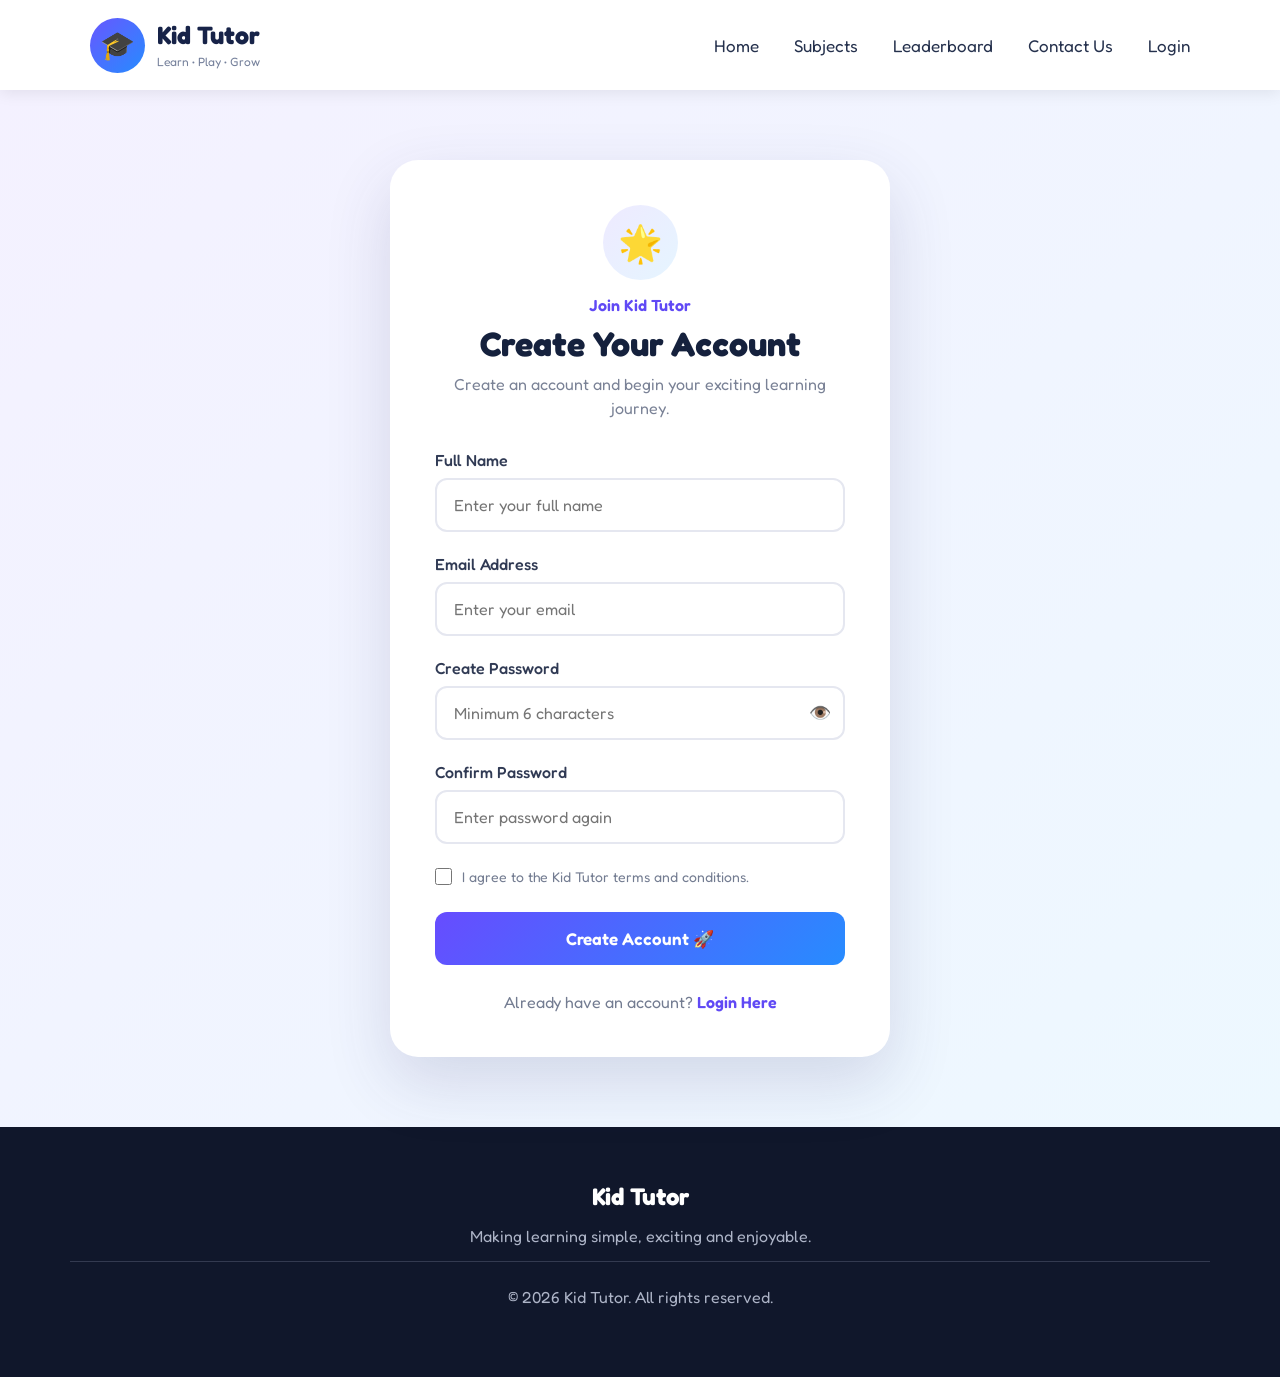
<file: register.html>
<!DOCTYPE html>
<html lang="en">

<head>
    <meta charset="UTF-8">

    <meta
        name="viewport"
        content="width=device-width, initial-scale=1.0"
    >

    <title>Create Account | Kid Tutor</title>

    <link
        rel="stylesheet"
        href="css/style.css"
    >
</head>

<body>

    <!-- NAVBAR -->

    <header class="navbar">

        <a href="index.html" class="logo">

            <div class="logo-icon">
                🎓
            </div>

            <div>
                <h2>Kid Tutor</h2>

                <span>
                    Learn • Play • Grow
                </span>
            </div>

        </a>


        <nav>

            <a href="index.html">
                Home
            </a>

            <a href="index.html#subjects">
                Subjects
            </a>

            <a href="leaderboard.html">
                Leaderboard
            </a>

            <a href="contact.html">
                Contact Us
            </a>

            <a href="login.html">
                Login
            </a>

        </nav>

    </header>


    <!-- REGISTER SECTION -->

    <main class="auth-page">

        <section class="auth-card">

            <div class="auth-icon">
                🌟
            </div>


            <p class="auth-small-heading">

                Join Kid Tutor

            </p>


            <h1>

                Create Your Account

            </h1>


            <p class="auth-description">

                Create an account and begin
                your exciting learning journey.

            </p>


            <form id="registerForm">


                <!-- NAME -->

                <div class="form-group">

                    <label for="registerName">

                        Full Name

                    </label>


                    <input

                        id="registerName"

                        type="text"

                        placeholder="Enter your full name"

                        required

                    >

                </div>


                <!-- EMAIL -->

                <div class="form-group">

                    <label for="registerEmail">

                        Email Address

                    </label>


                    <input

                        id="registerEmail"

                        type="email"

                        placeholder="Enter your email"

                        required

                    >

                </div>


                <!-- PASSWORD -->

                <div class="form-group">

                    <label for="registerPassword">

                        Create Password

                    </label>


                    <div class="password-container">


                        <input

                            id="registerPassword"

                            type="password"

                            placeholder="Minimum 6 characters"

                            minlength="6"

                            required

                        >


                        <button

                            type="button"

                            class="password-button"

                            id="showRegisterPassword"

                        >

                            👁️

                        </button>


                    </div>

                </div>


                <!-- CONFIRM PASSWORD -->

                <div class="form-group">

                    <label for="confirmPassword">

                        Confirm Password

                    </label>


                    <input

                        id="confirmPassword"

                        type="password"

                        placeholder="Enter password again"

                        minlength="6"

                        required

                    >

                </div>


                <!-- TERMS -->

                <label class="terms">

                    <input

                        id="acceptTerms"

                        type="checkbox"

                        required

                    >

                    <span>

                        I agree to the Kid Tutor
                        terms and conditions.

                    </span>

                </label>


                <!-- BUTTON -->

                <button

                    type="submit"

                    class="auth-button"

                >

                    Create Account 🚀

                </button>


            </form>


            <!-- MESSAGE -->

            <div

                id="registerMessage"

                class="form-message"

            >

            </div>


            <p class="auth-switch">

                Already have an account?

                <a href="login.html">

                    Login Here

                </a>

            </p>


        </section>

    </main>


    <!-- FOOTER -->

    <footer>

        <h2>
            Kid Tutor
        </h2>

        <p>

            Making learning simple,
            exciting and enjoyable.

        </p>

        <p class="copyright">

            © 2026 Kid Tutor.
            All rights reserved.

        </p>

    </footer>


    <script src="js/register.js"></script>

    <script src="js/register.js"></script>

<script src="js/navbar.js"></script>

</body>

</body>

</html>
</file>
<file: css/style.css>
@import url(
'https://fonts.googleapis.com/css2?family=Fredoka:wght@400;500;600;700&display=swap'
);


* {

    margin: 0;

    padding: 0;

    box-sizing: border-box;

}


html {

    scroll-behavior: smooth;

}


body {

    font-family: "Fredoka",
    sans-serif;

    background: #f8f9ff;

    color: #15213d;

}


/* NAVBAR */


.navbar {

    height: 90px;

    padding: 0 7%;

    display: flex;

    justify-content:
    space-between;

    align-items: center;

    background: white;

    box-shadow:
    0 3px 15px
    rgba(0, 0, 0, 0.08);

    position: sticky;

    top: 0;

    z-index: 1000;

}


.logo {

    display: flex;

    align-items: center;

    gap: 12px;

    color: #172348;

    text-decoration: none;

}


.logo-icon {

    width: 55px;

    height: 55px;

    display: grid;

    place-items: center;

    background:

    linear-gradient(
    135deg,
    #6857ff,
    #268cff
    );

    border-radius: 50%;

    font-size: 28px;

}


.logo h2 {

    font-size: 25px;

}


.logo span {

    color: #75809b;

    font-size: 12px;

}


nav {

    display: flex;

    align-items: center;

    gap: 35px;

}


nav a {

    color: #25314d;

    text-decoration: none;

    font-size: 17px;

    transition: 0.3s;

}


nav a:hover,

nav .active {

    color: #6048f5;

}


/* HERO */


.hero {

    min-height:
    calc(
    100vh - 90px
    );

    padding: 80px 8%;

    display: grid;

    grid-template-columns:
    1.2fr 1fr;

    align-items: center;

    gap: 60px;

    background:

    linear-gradient(

    130deg,

    #f5f2ff,

    #eef8ff

    );

}


.small-heading {

    color: #674cf5;

    font-weight: 600;

    margin-bottom: 20px;

}


.hero h1 {

    max-width: 650px;

    font-size: 68px;

    line-height: 1.08;

}


.hero h1 span {

    display: block;

    color: #6049f5;

}


.hero-description {

    max-width: 580px;

    margin: 25px 0;

    color: #6e7890;

    font-size: 20px;

    line-height: 1.7;

}


.hero-buttons {

    display: flex;

    gap: 20px;

}


.primary-button,

.secondary-button {

    padding:
    15px 28px;

    border-radius:
    12px;

    text-decoration:
    none;

    font-size:
    17px;

    transition:
    0.3s;

}


.primary-button {

    color:
    white;

    background:

    linear-gradient(

    135deg,

    #674cff,

    #258cff

    );

}


.secondary-button {

    color:
    #6049f5;

    background:
    white;

    border:

    2px solid

    #6049f5;

}


.primary-button:hover,

.secondary-button:hover {

    transform:

    translateY(-5px);

}


/* HERO CARD */


.learning-card {

    max-width:
    420px;

    padding:
    60px 35px;

    margin:
    auto;

    text-align:
    center;

    background:
    white;

    border-radius:
    30px;

    box-shadow:

    0 25px 60px

    rgba(
    74,
    67,
    145,
    0.18
    );

}


.big-emoji {

    font-size:
    120px;

}


.learning-card h2 {

    margin:
    20px 0 10px;

    font-size:
    31px;

}


.learning-card p {

    color:
    #7a8296;

    font-size:
    17px;

}


/* SUBJECTS */


.subjects {

    padding:

    100px 7%;

}


.section-heading {

    text-align:
    center;

    margin-bottom:
    55px;

}


.section-heading p {

    color:
    #654cf6;

    margin-bottom:
    10px;

}


.section-heading h2 {

    font-size:
    43px;

}


.subject-container {
    width: 100%;
    max-width: 1650px;
    margin: 0 auto;

    display: grid;

    grid-template-columns: repeat(5, minmax(0, 1fr));

    gap: 30px;
}

.subject-card {

    padding:
    35px 27px;

    color:
    #17213e;

    background:
    white;

    border-radius:
    22px;

    text-decoration:
    none;

    box-shadow:

    0 12px 35px

    rgba(
    32,
    41,
    77,
    0.09
    );

    transition:
    0.35s;

}


.subject-card:hover {

    transform:

    translateY(-12px);

}


.subject-icon {

    width:
    70px;

    height:
    70px;

    display:
    grid;

    place-items:
    center;

    margin-bottom:
    25px;

    border-radius:
    20px;

    font-size:
    35px;

}


.math
.subject-icon {

    background:
    #fff0e6;

}


.science
.subject-icon {

    background:
    #e8fff1;

}


.english
.subject-icon {

    background:
    #eeeaff;

}


.world
.subject-icon {

    background:
    #e8f7ff;

}


.subject-card h3 {

    margin-bottom:
    13px;

    font-size:
    23px;

}


.subject-card p {

    min-height:
    75px;

    color:
    #7a8296;

    line-height:
    1.6;

}


.subject-card span {

    color:
    #6049f5;

    font-weight:
    600;

}


/* FOOTER */


footer {

    padding:
    55px;

    color:
    white;

    text-align:
    center;

    background:
    #10172b;

}


footer p {

    margin:
    15px;

    color:
    #adb4c7;

}




.footer-links a {

    color:
    white;

    text-decoration:
    none;

}


.copyright {

    padding-top:
    25px;

    border-top:

    1px solid

    #333a50;

}


/* RESPONSIVE */


@media(

max-width:
900px

){


.navbar {

padding:
0 4%;

}


nav {

display:
none;

}


.hero {

grid-template-columns:
1fr;

text-align:
center;

}


.hero h1 {

font-size:
48px;

}


.hero-description {

margin:

25px auto;

}


.hero-buttons {

justify-content:
center;

}


.subject-container {

grid-template-columns:

repeat(
2,
1fr
);

}


}


@media(

max-width:
550px

){


.hero h1 {

font-size:
38px;

}


.hero-buttons {

flex-direction:
column;

}


.subject-container {

grid-template-columns:
1fr;

}


}

/* ============================= */
/* LOGIN AND REGISTER PAGE */
/* ============================= */


.auth-page {

    min-height:
    calc(100vh - 90px);

    padding:
    70px 20px;

    display:
    flex;

    justify-content:
    center;

    align-items:
    center;

    background:

    linear-gradient(

    135deg,

    #f4f1ff,

    #edf8ff

    );

}


.auth-card {

    width:
    100%;

    max-width:
    500px;

    padding:
    45px;

    background:
    white;

    border-radius:
    28px;

    box-shadow:

    0 25px 65px

    rgba(
    56,
    55,
    112,
    0.16
    );

}


.auth-icon {

    width:
    75px;

    height:
    75px;

    margin:
    0 auto 15px;

    display:
    grid;

    place-items:
    center;

    font-size:
    36px;

    background:

    linear-gradient(

    135deg,

    #eeeaff,

    #e5f5ff

    );

    border-radius:
    50%;

}


.auth-small-heading {

    color:
    #6049f5;

    text-align:
    center;

    font-weight:
    600;

}


.auth-card h1 {

    margin:
    8px 0;

    text-align:
    center;

    font-size:
    34px;

}


.auth-description {

    margin-bottom:
    30px;

    color:
    #7a8296;

    text-align:
    center;

    line-height:
    1.5;

}


.form-group {

    margin-bottom:
    22px;

}


.form-group label {

    display:
    block;

    margin-bottom:
    8px;

    color:
    #303a54;

    font-weight:
    500;

}


.form-group input {

    width:
    100%;

    height:
    54px;

    padding:
    0 17px;

    border:

    2px solid

    #e5e7f0;

    border-radius:
    12px;

    outline:
    none;

    font-family:
    inherit;

    font-size:
    16px;

    transition:
    0.3s;

}


.form-group input:focus {

    border-color:
    #654cf6;

    box-shadow:

    0 0 0 4px

    rgba(
    101,
    76,
    246,
    0.1
    );

}


.password-container {

    position:
    relative;

}


.password-container input {

    padding-right:
    60px;

}


.password-button {

    position:
    absolute;

    top:
    50%;

    right:
    14px;

    transform:
    translateY(-50%);

    border:
    none;

    background:
    transparent;

    cursor:
    pointer;

    font-size:
    18px;

}


.form-options {

    margin-bottom:
    25px;

    display:
    flex;

    justify-content:
    space-between;

    align-items:
    center;

    font-size:
    14px;

}


.remember-me {

    display:
    flex;

    align-items:
    center;

    gap:
    7px;

    color:
    #687188;

}


.form-options a {

    color:
    #6049f5;

    text-decoration:
    none;

}


.auth-button {

    width:
    100%;

    padding:
    16px;

    color:
    white;

    border:
    none;

    border-radius:
    12px;

    background:

    linear-gradient(

    135deg,

    #674cff,

    #278cff

    );

    font-family:
    inherit;

    font-size:
    17px;

    font-weight:
    600;

    cursor:
    pointer;

    transition:
    0.3s;

}


.auth-button:hover {

    transform:

    translateY(-3px);

    box-shadow:

    0 10px 25px

    rgba(
    96,
    73,
    245,
    0.3
    );

}


.auth-switch {

    margin-top:
    27px;

    color:
    #737c91;

    text-align:
    center;

}


.auth-switch a {

    color:
    #6049f5;

    font-weight:
    600;

    text-decoration:
    none;

}


.form-message {

    margin-top:
    18px;

    padding:
    12px;

    display:
    none;

    text-align:
    center;

    border-radius:
    10px;

}


.success-message {

    display:
    block;

    color:
    #16854c;

    background:
    #e6fff1;

}


.error-message {

    display:
    block;

    color:
    #d53d3d;

    background:
    #fff0f0;

}


/* MOBILE */


@media (

max-width:
550px

) {


.auth-card {

padding:
35px 22px;

}


.auth-card h1 {

font-size:
28px;

}


.form-options {

align-items:
flex-start;

gap:
15px;

flex-direction:
column;

}


}


/* ============================= */
/* REGISTER PAGE */
/* ============================= */


.terms {

    display: flex;

    align-items: flex-start;

    gap: 10px;

    margin:

    5px 0 25px;

    color: #737c91;

    font-size: 14px;

    line-height: 1.5;

}


.terms input {

    width: 17px;

    height: 17px;

    margin-top: 2px;

    accent-color: #6049f5;

    cursor: pointer;

}


/* ================================= */
/* QUIZ PAGE */
/* ================================= */


.quiz-page {

    min-height:
    calc(100vh - 90px);

    padding:
    70px 20px;

    display:
    flex;

    justify-content:
    center;

    align-items:
    flex-start;

    background:

    linear-gradient(

    135deg,

    #f4f1ff,

    #edf8ff

    );

}


.quiz-container {

    width:
    100%;

    max-width:
    900px;

    padding:
    45px;

    background:
    white;

    border-radius:
    28px;

    box-shadow:

    0 25px 65px

    rgba(
    56,
    55,
    112,
    0.15
    );

}


.quiz-top {

    display:
    flex;

    justify-content:
    space-between;

    align-items:
    center;

    gap:
    30px;

}


.quiz-label {

    margin-bottom:
    7px;

    color:
    #654cf6;

    font-weight:
    600;

}


.quiz-top h1 {

    font-size:
    31px;

}


.question-counter {

    padding:
    11px 18px;

    color:
    #6049f5;

    background:
    #efecff;

    border-radius:
    30px;

    font-weight:
    600;

    white-space:
    nowrap;

}


.progress-container {

    width:
    100%;

    height:
    11px;

    margin:
    30px 0 45px;

    overflow:
    hidden;

    background:
    #e9eaf2;

    border-radius:
    20px;

}


.progress-bar {

    width:
    20%;

    height:
    100%;

    background:

    linear-gradient(

    90deg,

    #674cff,

    #268cff

    );

    border-radius:
    20px;

    transition:
    width 0.5s;

}


.quiz-content {

    text-align:
    center;

}


.question-icon {

    width:
    75px;

    height:
    75px;

    margin:
    auto;

    display:
    grid;

    place-items:
    center;

    background:
    #efecff;

    border-radius:
    22px;

    font-size:
    37px;

}


.question-small {

    margin:
    22px 0 8px;

    color:
    #858da1;

}


.question-text {

    max-width:
    700px;

    margin:
    0 auto 35px;

    color:
    #17213e;

    font-size:
    29px;

    line-height:
    1.4;

}


.answer-container {

    display:
    grid;

    grid-template-columns:

    repeat(
    2,
    1fr
    );

    gap:
    18px;

}


.answer-button {

    min-height:
    70px;

    padding:
    15px 20px;

    color:
    #303a54;

    text-align:
    left;

    border:

    2px solid

    #e5e7f0;

    border-radius:
    15px;

    background:
    white;

    font-family:
    inherit;

    font-size:
    17px;

    cursor:
    pointer;

    transition:
    0.25s;

}


.answer-button:hover {

    border-color:
    #654cf6;

    background:
    #f7f5ff;

    transform:

    translateY(-2px);

}


.answer-button.correct {

    color:
    #117745;

    border-color:
    #28b56d;

    background:
    #eafff3;

}


.answer-button.wrong {

    color:
    #c93636;

    border-color:
    #ef6464;

    background:
    #fff0f0;

}


.answer-button:disabled {

    cursor:
    default;

}


.answer-message {

    min-height:
    30px;

    margin:
    25px 0 12px;

    font-size:
    17px;

    font-weight:
    600;

}


.correct-text {

    color:
    #16854c;

}


.wrong-text {

    color:
    #d53d3d;

}


.next-button {

    padding:
    15px 30px;

    color:
    white;

    border:
    none;

    border-radius:
    12px;

    background:

    linear-gradient(

    135deg,

    #674cff,

    #278cff

    );

    font-family:
    inherit;

    font-size:
    17px;

    font-weight:
    600;

    cursor:
    pointer;

    transition:
    0.3s;

}


.next-button:hover {

    transform:

    translateY(-3px);

}


.next-button:disabled {

    opacity:
    0.45;

    cursor:
    not-allowed;

    transform:
    none;

}


/* RESULT */


.result-container {

    display:
    none;

    text-align:
    center;

}


.result-trophy {

    font-size:
    85px;

}


.result-container h2 {

    margin:
    8px;

    font-size:
    38px;

}


.result-description {

    color:
    #7a8296;

}


.score-circle {

    width:
    150px;

    height:
    150px;

    margin:
    30px auto;

    display:
    grid;

    place-items:
    center;

    border:

    13px solid

    #654cf6;

    border-radius:
    50%;

    background:
    #f4f1ff;

}


.score-circle span {

    color:
    #6049f5;

    font-size:
    37px;

    font-weight:
    700;

}


.result-container h3 {

    font-size:
    24px;

}


.result-message {

    margin:
    15px;

    color:
    #737c91;

    font-size:
    17px;

}


.result-buttons {

    margin-top:
    30px;

    display:
    flex;

    justify-content:
    center;

    gap:
    18px;

}


.result-buttons button {

    border:
    none;

    font-family:
    inherit;

    font-size:
    16px;

    cursor:
    pointer;

}


/* QUIZ MOBILE */


@media (

max-width:
650px

) {


.quiz-container {

padding:

32px 20px;

}


.quiz-top {

align-items:

flex-start;

flex-direction:

column;

}


.quiz-top h1 {

font-size:

25px;

}


.answer-container {

grid-template-columns:

1fr;

}


.question-text {

font-size:

23px;

}


.result-buttons {

flex-direction:

column;

}


}

/* ================================= */
/* LEADERBOARD */
/* ================================= */


.leaderboard-hero {

    padding:
    75px 20px 150px;

    color:
    white;

    text-align:
    center;

    background:

    linear-gradient(

    135deg,

    #674cff,

    #278cff

    );

}


.trophy-icon {

    width:
    85px;

    height:
    85px;

    margin:
    auto;

    display:
    grid;

    place-items:
    center;

    background:

    rgba(
    255,
    255,
    255,
    0.17
    );

    border-radius:
    50%;

    font-size:
    45px;

}


.leaderboard-heading p {

    margin:
    20px 0 8px;

    color:
    #e9e5ff;

    font-weight:
    600;

}


.leaderboard-heading h1 {

    font-size:
    48px;

}


.leaderboard-heading span {

    display:
    block;

    max-width:
    600px;

    margin:
    15px auto;

    color:
    #e5eaff;

    font-size:
    18px;

    line-height:
    1.6;

}


.leaderboard-page {

    padding:
    0 7% 100px;

    background:
    #f7f8fd;

}


.top-player-container {

    max-width:
    1000px;

    margin:
    -95px auto 55px;

    display:
    grid;

    grid-template-columns:

    repeat(
    3,
    1fr
    );

    align-items:
    end;

    gap:
    25px;

}


.top-player-card {

    min-height:
    285px;

    padding:
    35px 25px;

    position:
    relative;

    text-align:
    center;

    background:
    white;

    border-radius:
    25px;

    box-shadow:

    0 20px 50px

    rgba(
    38,
    46,
    89,
    0.14
    );

}


.first-place {

    min-height:
    335px;

    padding-top:
    55px;

    border:

    3px solid

    #ffd45b;

}


.crown {

    position:
    absolute;

    top:
    -36px;

    left:
    50%;

    transform:

    translateX(-50%);

    font-size:
    50px;

}


.rank-medal {

    font-size:
    40px;

}


.player-avatar {

    width:
    75px;

    height:
    75px;

    margin:
    15px auto;

    display:
    grid;

    place-items:
    center;

    background:
    #f1efff;

    border-radius:
    50%;

    font-size:
    38px;

}


.top-player-card h3 {

    margin-bottom:
    5px;

    font-size:
    22px;

}


.top-player-card p {

    margin-bottom:
    15px;

    color:
    #7b8498;

}


.top-player-card strong {

    color:
    #6049f5;

    font-size:
    31px;

}


/* STATISTICS */


.statistics-container {

    max-width:
    1100px;

    margin:
    auto;

    display:
    grid;

    grid-template-columns:

    repeat(
    3,
    1fr
    );

    gap:
    22px;

}


.stat-card {

    padding:
    25px;

    display:
    flex;

    align-items:
    center;

    gap:
    18px;

    background:
    white;

    border-radius:
    18px;

    box-shadow:

    0 10px 30px

    rgba(
    38,
    46,
    89,
    0.08
    );

}


.stat-icon {

    width:
    60px;

    height:
    60px;

    display:
    grid;

    place-items:
    center;

    background:
    #efecff;

    border-radius:
    17px;

    font-size:
    29px;

}


.stat-card p {

    color:
    #7a8296;

}


.stat-card h3 {

    margin-top:
    4px;

    color:
    #6049f5;

    font-size:
    27px;

}


/* HISTORY */


.history-card {

    max-width:
    1100px;

    margin:
    40px auto 0;

    padding:
    35px;

    background:
    white;

    border-radius:
    25px;

    box-shadow:

    0 15px 45px

    rgba(
    38,
    46,
    89,
    0.1
    );

}


.history-heading {

    margin-bottom:
    30px;

    display:
    flex;

    justify-content:
    space-between;

    align-items:
    center;

}


.history-heading h2 {

    font-size:
    30px;

}


.clear-history-button {

    padding:
    11px 18px;

    color:
    #dc4545;

    border:

    2px solid

    #ffd5d5;

    border-radius:
    10px;

    background:
    #fff5f5;

    font-family:
    inherit;

    cursor:
    pointer;

}


.table-container {

    overflow-x:
    auto;

}


table {

    width:
    100%;

    border-collapse:
    collapse;

}


th {

    padding:
    16px;

    color:
    #606b84;

    text-align:
    left;

    background:
    #f4f2ff;

}


td {

    padding:
    18px 16px;

    color:
    #525d75;

    border-bottom:

    1px solid

    #eceef4;

}


.score-badge {

    padding:
    7px 12px;

    color:
    #6049f5;

    background:
    #efecff;

    border-radius:
    20px;

    font-weight:
    600;

}


.empty-leaderboard {

    padding:
    55px 20px;

    display:
    none;

    text-align:
    center;

}


.empty-leaderboard div {

    font-size:
    70px;

}


.empty-leaderboard h3 {

    margin:
    15px;

    font-size:
    25px;

}


.empty-leaderboard p {

    margin-bottom:
    30px;

    color:
    #7a8296;

}


/* LEADERBOARD MOBILE */


@media (

max-width:
800px

) {


.top-player-container {

grid-template-columns:

1fr;

}


.first-place {

order:

-1;

}


.statistics-container {

grid-template-columns:

1fr;

}


.leaderboard-heading h1 {

font-size:

36px;

}


.history-heading {

align-items:

flex-start;

gap:

20px;

flex-direction:

column;

}


}


/* ================================= */
/* CONTACT PAGE */
/* ================================= */


.contact-hero {

    padding:
    75px 20px 140px;

    color:
    white;

    text-align:
    center;

    background:

    linear-gradient(

    135deg,

    #674cff,

    #278cff

    );

}


.contact-hero-icon {

    width:
    85px;

    height:
    85px;

    margin:
    auto;

    display:
    grid;

    place-items:
    center;

    background:

    rgba(
    255,
    255,
    255,
    0.17
    );

    border-radius:
    50%;

    font-size:
    42px;

}


.contact-hero-content > p {

    margin:
    20px 0 8px;

    color:
    #e9e5ff;

    font-weight:
    600;

}


.contact-hero-content h1 {

    font-size:
    48px;

}


.contact-hero-content > span {

    display:
    block;

    max-width:
    650px;

    margin:
    15px auto;

    color:
    #e5eaff;

    font-size:
    18px;

    line-height:
    1.6;

}


.contact-page {

    padding:
    0 7% 100px;

    background:
    #f7f8fd;

}


.contact-container {

    max-width:
    1150px;

    margin:
    -80px auto 0;

    display:
    grid;

    grid-template-columns:
    0.9fr 1.1fr;

    gap:
    35px;

    align-items:
    start;

}


/* CONTACT INFORMATION */


.contact-information {

    padding:
    42px;

    background:
    white;

    border-radius:
    25px;

    box-shadow:

    0 18px 50px

    rgba(
    38,
    46,
    89,
    0.12
    );

}


.contact-information h2 {

    margin-bottom:
    15px;

    font-size:
    32px;

}


.contact-introduction {

    margin-bottom:
    30px;

    color:
    #7a8296;

    line-height:
    1.7;

}


.contact-info-card {

    margin-bottom:
    18px;

    padding:
    19px;

    display:
    flex;

    align-items:
    center;

    gap:
    17px;

    background:
    #f8f7ff;

    border:

    1px solid

    #ebe8ff;

    border-radius:
    16px;

}


.contact-info-icon {

    min-width:
    55px;

    height:
    55px;

    display:
    grid;

    place-items:
    center;

    background:
    #ece8ff;

    border-radius:
    15px;

    font-size:
    27px;

}


.contact-info-card p {

    margin-bottom:
    4px;

    color:
    #7c8498;

    font-size:
    14px;

}


.contact-info-card h3 {

    color:
    #29334e;

    font-size:
    16px;

}


.contact-note {

    margin-top:
    28px;

    padding:
    20px;

    display:
    flex;

    align-items:
    flex-start;

    gap:
    13px;

    color:
    #5e6880;

    background:
    #fff8de;

    border-radius:
    15px;

    line-height:
    1.6;

}


.contact-note span {

    font-size:
    25px;

}


/* CONTACT FORM */


.contact-form-card {

    padding:
    42px;

    background:
    white;

    border-radius:
    25px;

    box-shadow:

    0 18px 50px

    rgba(
    38,
    46,
    89,
    0.12
    );

}


.contact-form-card h2 {

    margin-bottom:
    28px;

    font-size:
    32px;

}


.form-group select,

.form-group textarea {

    width:
    100%;

    padding:
    15px 17px;

    color:
    #303a54;

    border:

    2px solid

    #e5e7f0;

    border-radius:
    12px;

    outline:
    none;

    background:
    white;

    font-family:
    inherit;

    font-size:
    16px;

    transition:
    0.3s;

}


.form-group select {

    min-height:
    54px;

}


.form-group textarea {

    min-height:
    145px;

    resize:
    vertical;

}


.form-group select:focus,

.form-group textarea:focus {

    border-color:
    #654cf6;

    box-shadow:

    0 0 0 4px

    rgba(
    101,
    76,
    246,
    0.1
    );

}


.character-count {

    margin-top:
    7px;

    color:
    #9097a8;

    text-align:
    right;

    font-size:
    13px;

}


/* CONTACT MOBILE */


@media (

max-width:
850px

) {


.contact-container {

grid-template-columns:

1fr;

}


.contact-hero-content h1 {

font-size:

37px;

}


}


@media (

max-width:
550px

) {


.contact-information,

.contact-form-card {

padding:

30px 20px;

}


.contact-information h2,

.contact-form-card h2 {

font-size:

27px;

}


.contact-info-card {

align-items:

flex-start;

}


}

/* ================================= */
/* USER NAVBAR */
/* ================================= */


.user-name-link {

    padding:

    10px 16px;

    color:

    #6049f5 !important;

    background:

    #efecff;

    border-radius:

    30px;

    font-weight:

    600;

}


.logout-button {

    padding:

    10px 18px;

    color:

    white;

    border:

    none;

    border-radius:

    10px;

    background:

    linear-gradient(

        135deg,

        #ff6565,

        #e84464

    );

    font-family:

    inherit;

    font-size:

    15px;

    font-weight:

    600;

    cursor:

    pointer;

    transition:

    0.3s;

}


.logout-button:hover {

    transform:

    translateY(-2px);

    box-shadow:

    0 8px 18px

    rgba(

        232,

        68,

        100,

        0.25

    );

}

/* nav {
    display: none;
} */

/* ================================= */
/* AI QUIZ SUBJECT */
/* ================================= */


.ai-subject {

    position:

    relative;

    overflow:

    hidden;

    border:

    2px solid

    #dcd5ff;

    background:

    linear-gradient(

        145deg,

        #ffffff,

        #f5f1ff

    );

}


.ai-subject::before {

    content:

    "";

    width:

    120px;

    height:

    120px;

    position:

    absolute;

    top:

    -55px;

    right:

    -45px;

    background:

    rgba(

        103,

        76,

        255,

        0.12

    );

    border-radius:

    50%;

}


.ai-subject .subject-icon {

    background:

    linear-gradient(

        135deg,

        #eee8ff,

        #e4f4ff

    );

}


.ai-label {

    width:

    fit-content;

    margin-bottom:

    12px;

    padding:

    5px 10px;

    color:

    white;

    background:

    linear-gradient(

        135deg,

        #674cff,

        #278cff

    );

    border-radius:

    20px;

    font-size:

    10px;

    font-weight:

    700;

    letter-spacing:

    1px;

}


/* ================================= */
/* AI QUIZ SETUP PAGE */
/* ================================= */


.ai-setup-page {

    min-height:

    calc(

        100vh - 90px

    );

    padding:

    80px 7%;

    position:

    relative;

    overflow:

    hidden;

    background:

    linear-gradient(

        135deg,

        #f5f1ff,

        #edf8ff

    );

}


.ai-setup-container {

    max-width:

    1200px;

    margin:

    auto;

    display:

    grid;

    grid-template-columns:

    0.9fr 1.1fr;

    align-items:

    center;

    gap:

    80px;

    position:

    relative;

    z-index:

    2;

}


/* LEFT SIDE */


.ai-main-icon {

    width:

    95px;

    height:

    95px;

    display:

    grid;

    place-items:

    center;

    background:

    white;

    border-radius:

    28px;

    box-shadow:

    0 15px 40px

    rgba(

        81,

        67,

        170,

        0.15

    );

    font-size:

    53px;

}


.ai-powered-label {

    width:

    fit-content;

    margin:

    28px 0 15px;

    padding:

    7px 13px;

    color:

    #6049f5;

    background:

    #e9e4ff;

    border-radius:

    30px;

    font-size:

    12px;

    font-weight:

    700;

    letter-spacing:

    1px;

}


.ai-information > h1 {

    max-width:

    560px;

    color:

    #17213e;

    font-size:

    58px;

    line-height:

    1.08;

}


.ai-information > h1 span {

    display:

    block;

    color:

    #6049f5;

}


.ai-information > p {

    max-width:

    540px;

    margin:

    23px 0 35px;

    color:

    #707a92;

    font-size:

    18px;

    line-height:

    1.7;

}


.ai-feature {

    margin-bottom:

    18px;

    display:

    flex;

    align-items:

    center;

    gap:

    17px;

}


.ai-feature > div {

    min-width:

    53px;

    height:

    53px;

    display:

    grid;

    place-items:

    center;

    background:

    white;

    border-radius:

    15px;

    box-shadow:

    0 7px 20px

    rgba(

        49,

        51,

        101,

        0.08

    );

    font-size:

    26px;

}


.ai-feature h3 {

    margin-bottom:

    3px;

    font-size:

    17px;

}


.ai-feature p {

    color:

    #7b8498;

    font-size:

    14px;

}


/* FORM */


.ai-form-card {

    padding:

    42px;

    background:

    white;

    border:

    1px solid

    #ebe8f8;

    border-radius:

    28px;

    box-shadow:

    0 25px 70px

    rgba(

        55,

        50,

        110,

        0.16

    );

}


.ai-form-heading {

    margin-bottom:

    30px;

    text-align:

    center;

}


.ai-form-heading > div {

    width:

    62px;

    height:

    62px;

    margin:

    auto;

    display:

    grid;

    place-items:

    center;

    color:

    white;

    background:

    linear-gradient(

        135deg,

        #674cff,

        #278cff

    );

    border-radius:

    18px;

    font-size:

    28px;

}


.ai-form-heading h2 {

    margin:

    14px 0 5px;

    font-size:

    30px;

}


.ai-form-heading p {

    color:

    #7c8498;

}


.topic-input-container {

    position:

    relative;

}


.topic-input-container > span {

    position:

    absolute;

    top:

    50%;

    left:

    17px;

    transform:

    translateY(-50%);

    z-index:

    2;

}


.topic-input-container input {

    padding-left:

    50px;

}


.form-group small {

    display:

    block;

    margin-top:

    7px;

    color:

    #949bab;

}


/* TOPICS */


.topic-suggestions {

    margin:

    -5px 0 27px;

}


.topic-suggestions > p {

    margin-bottom:

    10px;

    color:

    #7c8498;

    font-size:

    13px;

}


.topic-suggestions > div {

    display:

    flex;

    flex-wrap:

    wrap;

    gap:

    8px;

}


.topic-chip {

    padding:

    8px 12px;

    color:

    #5c4bd7;

    border:

    1px solid

    #ded8ff;

    border-radius:

    25px;

    background:

    #f7f5ff;

    font-family:

    inherit;

    cursor:

    pointer;

    transition:

    0.2s;

}


.topic-chip:hover {

    color:

    white;

    background:

    #6049f5;

}


/* DIFFICULTY */


.difficulty-options {

    display:

    grid;

    grid-template-columns:

    repeat(

        3,

        1fr

    );

    gap:

    12px;

}


.difficulty-card {

    cursor:

    pointer;

}


.difficulty-card input {

    display:

    none;

}


.difficulty-card > div {

    padding:

    17px 10px;

    text-align:

    center;

    border:

    2px solid

    #e8e8f0;

    border-radius:

    15px;

    transition:

    0.25s;

}


.difficulty-card span {

    font-size:

    28px;

}


.difficulty-card h3 {

    margin:

    5px;

    font-size:

    16px;

}


.difficulty-card p {

    color:

    #8a91a2;

    font-size:

    11px;

}


.difficulty-card input:checked

+

div {

    border-color:

    #654cf6;

    background:

    #f3f0ff;

    box-shadow:

    0 0 0 3px

    rgba(

        101,

        76,

        246,

        0.08

    );

}


/* ADAPTIVE */


.adaptive-option {

    margin:

    5px 0 27px;

    padding:

    17px;

    display:

    flex;

    justify-content:

    space-between;

    align-items:

    center;

    gap:

    20px;

    border:

    2px solid

    #ded8ff;

    border-radius:

    16px;

    background:

    #f8f6ff;

    cursor:

    pointer;

}


.adaptive-option > div {

    display:

    flex;

    align-items:

    center;

    gap:

    13px;

}


.adaptive-option > div > span {

    font-size:

    29px;

}


.adaptive-option h3 {

    margin-bottom:

    3px;

    font-size:

    16px;

}


.adaptive-option p {

    color:

    #7f879a;

    font-size:

    12px;

}


.adaptive-option input {

    width:

    21px;

    height:

    21px;

    accent-color:

    #6049f5;

}


/* GENERATE BUTTON */


.generate-quiz-button {

    width:

    100%;

    padding:

    17px;

    display:

    flex;

    justify-content:

    center;

    align-items:

    center;

    gap:

    12px;

    color:

    white;

    border:

    none;

    border-radius:

    14px;

    background:

    linear-gradient(

        135deg,

        #674cff,

        #278cff

    );

    font-family:

    inherit;

    font-size:

    17px;

    font-weight:

    600;

    cursor:

    pointer;

    transition:

    0.3s;

}


.generate-quiz-button:hover {

    transform:

    translateY(-3px);

    box-shadow:

    0 12px 28px

    rgba(

        96,

        73,

        245,

        0.3

    );

}


/* DECORATION */


.ai-decoration {

    position:

    absolute;

    opacity:

    0.22;

    font-size:

    55px;

}


.decoration-one {

    top:

    12%;

    left:

    3%;

}


.decoration-two {

    right:

    4%;

    bottom:

    8%;

}


.decoration-three {

    left:

    42%;

    bottom:

    4%;

}


/* RESPONSIVE */


@media (

    max-width:

    900px

) {


.ai-setup-container {

grid-template-columns:

1fr;

gap:

55px;

}


.ai-information {

text-align:

center;

}


.ai-main-icon,

.ai-powered-label {

margin-left:

auto;

margin-right:

auto;

}


.ai-information > h1,

.ai-information > p {

margin-left:

auto;

margin-right:

auto;

}


.ai-feature {

max-width:

500px;

margin-left:

auto;

margin-right:

auto;

text-align:

left;

}


}


@media (

    max-width:

    550px

) {


.ai-form-card {

padding:

32px 20px;

}


.ai-information > h1 {

font-size:

40px;

}


.difficulty-options {

grid-template-columns:

1fr;

}


}

/* ================================= */
/* FIX SUBJECT CARD ALIGNMENT */
/* ================================= */

.subject-card {
    width: 100%;
    min-width: 0;
    min-height: 380px;

    padding: 38px 32px;

    display: flex;
    flex-direction: column;
    align-items: flex-start;

    position: relative;

    background: white;

    border-radius: 28px;

    box-sizing: border-box;

    overflow: hidden;
}

.subject-card .subject-icon {
    flex-shrink: 0;
}

.subject-card h3 {
    width: 100%;

    margin-top: 32px;
    margin-bottom: 15px;
}

.subject-card p {
    width: 100%;

    margin-bottom: 25px;

    line-height: 1.6;
}

.subject-card > span {
    margin-top: auto;
}


/* LAPTOP */

@media (max-width: 1400px) {

    .subject-container {
        grid-template-columns: repeat(3, minmax(0, 1fr));
    }

}


/* TABLET */

@media (max-width: 900px) {

    .subject-container {
        grid-template-columns: repeat(2, minmax(0, 1fr));
    }

}


/* MOBILE */

@media (max-width: 600px) {

    .subject-container {
        width: 100%;

        grid-template-columns: 1fr;

        gap: 25px;
    }


    .subject-card {

        min-height: 340px;

        padding: 32px 25px;
    }

}

/* ================================= */
/* ADAPTIVE AI QUIZ */
/* ================================= */


.adaptive-quiz-page {

    min-height:
    calc(100vh - 90px);

    padding:
    65px 20px;

    background:

    linear-gradient(

        135deg,

        #f5f1ff,

        #edf8ff

    );

}


.adaptive-quiz-container {

    width:
    100%;

    max-width:
    950px;

    margin:
    auto;

}


.adaptive-header {

    display:
    flex;

    justify-content:
    space-between;

    align-items:
    center;

    gap:
    35px;

}


.ai-live-label {

    width:
    fit-content;

    margin-bottom:
    12px;

    padding:
    7px 13px;

    color:
    #6049f5;

    background:
    #e9e4ff;

    border-radius:
    30px;

    font-size:
    12px;

    font-weight:
    700;

    letter-spacing:
    1px;

}


.adaptive-header h1 {

    color:
    #17213e;

    font-size:
    38px;

}


.adaptive-header p {

    margin-top:
    8px;

    color:
    #788196;

}


.difficulty-badge {

    min-width:
    170px;

    padding:
    15px 20px;

    display:
    flex;

    align-items:
    center;

    gap:
    13px;

    border-radius:
    17px;

}


.difficulty-badge > span {

    font-size:
    31px;

}


.difficulty-badge small {

    display:
    block;

    margin-bottom:
    3px;

    font-size:
    9px;

    letter-spacing:
    1px;

}


.difficulty-badge strong {

    font-size:
    17px;

}


.easy-level {

    color:
    #157448;

    background:
    #dcf9ea;

}


.medium-level {

    color:
    #9a6400;

    background:
    #fff1c7;

}


.hard-level {

    color:
    #bd3434;

    background:
    #ffe0e0;

}


/* PROGRESS */


.adaptive-progress-information {

    margin:
    38px 0 10px;

    display:
    flex;

    justify-content:
    space-between;

    color:
    #657087;

    font-weight:
    600;

}


.adaptive-progress-container {

    height:
    11px;

    overflow:
    hidden;

    background:
    #e3e5ee;

    border-radius:
    20px;

}


.adaptive-progress-bar {

    width:
    10%;

    height:
    100%;

    background:

    linear-gradient(

        90deg,

        #674cff,

        #278cff

    );

    border-radius:
    20px;

    transition:
    width 0.5s;

}


/* QUESTION */


.adaptive-question-card {

    margin-top:
    35px;

    padding:
    45px;

    display:
    none;

    background:
    white;

    border-radius:
    27px;

    box-shadow:

    0 20px 60px

    rgba(
        48,
        45,
        100,
        0.13
    );

}


.question-level-row {

    display:
    flex;

    justify-content:
    space-between;

    color:
    #7a8295;

    font-size:
    13px;

}


.question-level-row span:first-child {

    padding:
    7px 12px;

    color:
    #6049f5;

    background:
    #efecff;

    border-radius:
    20px;

    font-weight:
    600;

}


.adaptive-question-card h2 {

    max-width:
    760px;

    margin:
    35px 0;

    color:
    #17213e;

    font-size:
    28px;

    line-height:
    1.45;

}


.adaptive-answer-container {

    display:
    grid;

    grid-template-columns:

    repeat(
        2,
        1fr
    );

    gap:
    17px;

}


.adaptive-answer-button {

    min-height:
    72px;

    padding:
    17px 20px;

    color:
    #37415a;

    text-align:
    left;

    border:

    2px solid

    #e4e6ef;

    border-radius:
    14px;

    background:
    white;

    font-family:
    inherit;

    font-size:
    16px;

    cursor:
    pointer;

    transition:
    0.25s;

}


.adaptive-answer-button:hover {

    border-color:
    #654cf6;

    background:
    #f7f5ff;

    transform:

    translateY(-2px);

}


.adaptive-answer-button.correct {

    color:
    #147746;

    border-color:
    #25b46a;

    background:
    #e8fff2;

}


.adaptive-answer-button.wrong {

    color:
    #c43b3b;

    border-color:
    #ed6666;

    background:
    #fff0f0;

}


.adaptive-answer-button:disabled {

    cursor:
    default;

}


.adaptive-feedback {

    min-height:
    32px;

    margin:
    25px 0 12px;

    font-size:
    16px;

    font-weight:
    600;

}


.adaptive-next-button {

    padding:
    14px 28px;

    color:
    white;

    border:
    none;

    border-radius:
    12px;

    background:

    linear-gradient(

        135deg,

        #674cff,

        #278cff

    );

    font-family:
    inherit;

    font-size:
    16px;

    font-weight:
    600;

    cursor:
    pointer;

}


.adaptive-next-button:disabled {

    opacity:
    0.45;

    cursor:
    not-allowed;

}


/* LOADING */


.question-loading {

    margin-top:
    35px;

    padding:
    70px 30px;

    text-align:
    center;

    background:
    white;

    border-radius:
    27px;

    box-shadow:

    0 20px 60px

    rgba(
        48,
        45,
        100,
        0.1
    );

}


.ai-loading-icon {

    font-size:
    75px;

    animation:

    aiFloat

    1.5s

    infinite

    alternate;

}


@keyframes aiFloat {


from {

transform:

translateY(0);

}


to {

transform:

translateY(-10px);

}


}


.loading-dots {

    margin:
    22px;

}


.loading-dots span {

    width:
    11px;

    height:
    11px;

    margin:
    4px;

    display:
    inline-block;

    background:
    #6049f5;

    border-radius:
    50%;

    animation:

    loadingDot

    1.2s

    infinite;

}


.loading-dots span:nth-child(2) {

    animation-delay:
    0.2s;

}


.loading-dots span:nth-child(3) {

    animation-delay:
    0.4s;

}


@keyframes loadingDot {


50% {

opacity:

0.3;

transform:

translateY(-7px);

}


}


.question-loading h2 {

    margin-bottom:
    10px;

}


.question-loading p {

    color:
    #7b8498;

}


/* ERROR */


.quiz-error {

    margin-top:
    35px;

    padding:
    65px 30px;

    display:
    none;

    text-align:
    center;

    background:
    white;

    border-radius:
    27px;

}


.quiz-error > div {

    font-size:
    65px;

}


.quiz-error h2 {

    margin:
    15px;

}


.quiz-error p {

    margin-bottom:
    25px;

    color:
    #7b8498;

}


/* RESULT */


.adaptive-result {

    margin-top:
    35px;

    padding:
    50px;

    display:
    none;

    text-align:
    center;

    background:
    white;

    border-radius:
    27px;

    box-shadow:

    0 20px 60px

    rgba(
        48,
        45,
        100,
        0.13
    );

}


.adaptive-result-icon {

    font-size:
    80px;

}


.adaptive-result h2 {

    margin:
    7px;

    font-size:
    38px;

}


.adaptive-result > p {

    color:
    #7b8498;

}


.adaptive-score-circle {

    width:
    145px;

    height:
    145px;

    margin:
    30px auto;

    display:
    grid;

    place-items:
    center;

    color:
    #6049f5;

    border:

    12px solid

    #654cf6;

    border-radius:
    50%;

    background:
    #f3f0ff;

}


.adaptive-score-circle span {

    font-size:
    35px;

    font-weight:
    700;

}


.adaptive-result h3 {

    font-size:
    23px;

}


.adaptive-result-message {

    margin:
    13px;

}


.adaptive-result-details {

    max-width:
    700px;

    margin:
    35px auto;

    display:
    grid;

    grid-template-columns:

    repeat(
        3,
        1fr
    );

    gap:
    15px;

}


.adaptive-result-details article {

    padding:
    20px;

    background:
    #f8f7ff;

    border-radius:
    15px;

}


.adaptive-result-details span {

    font-size:
    27px;

}


.adaptive-result-details p {

    margin:
    8px;

    color:
    #81899b;

    font-size:
    13px;

}


.adaptive-result-details strong {

    color:
    #313b54;

}


/* MOBILE */


@media (

    max-width:
    650px

) {


.adaptive-header {

align-items:

flex-start;

flex-direction:

column;

}


.adaptive-header h1 {

font-size:

30px;

}


.adaptive-question-card {

padding:

32px 20px;

}


.adaptive-answer-container {

grid-template-columns:

1fr;

}


.adaptive-question-card h2 {

font-size:

23px;

}


.adaptive-result {

padding:

40px 20px;

}


.adaptive-result-details {

grid-template-columns:

1fr;

}


}

/* =================================
   MOBILE HAMBURGER NAVBAR
================================= */


/* Hide hamburger on laptop */

.menu-toggle {

    display: none;

    border: none;

    background: transparent;

    color: #172345;

    font-size: 32px;

    cursor: pointer;

}


/* =================================
   MOBILE VIEW
================================= */

@media screen and (max-width: 768px) {

    .navbar {

        position: relative;

        display: flex;

        align-items: center;

        justify-content: space-between;

        padding: 18px 25px;

    }


    /* Show hamburger on mobile */

    .menu-toggle {

        display: block;

        position: relative;

        z-index: 1001;

    }


    /* Hide links initially */

    .navbar nav {

        display: none;

        position: absolute;

        top: 100%;

        left: 0;

        width: 100%;

        padding: 15px 25px 25px;

        background-color: white;

        flex-direction: column;

        align-items: center;

        gap: 0;

        box-shadow:
            0 12px 25px
            rgba(18, 31, 70, 0.12);

        z-index: 1000;

    }


    /* Open menu after clicking */

    .navbar nav.active {

        display: flex;

    }


    /* Mobile navigation links */

    .navbar nav a {

        display: block;

        width: 100%;

        padding: 15px;

        text-align: center;

        border-bottom:
            1px solid #eeeeee;

    }


    .navbar nav a:last-child {

        border-bottom: none;

    }

}

.developer {
    margin-top: 12px;
    font-size: 15px;
    color: #9ca3af;
    text-align: center;
}

.developer strong {
    color: #ffffff;
    font-weight: 700;
}
</file>
